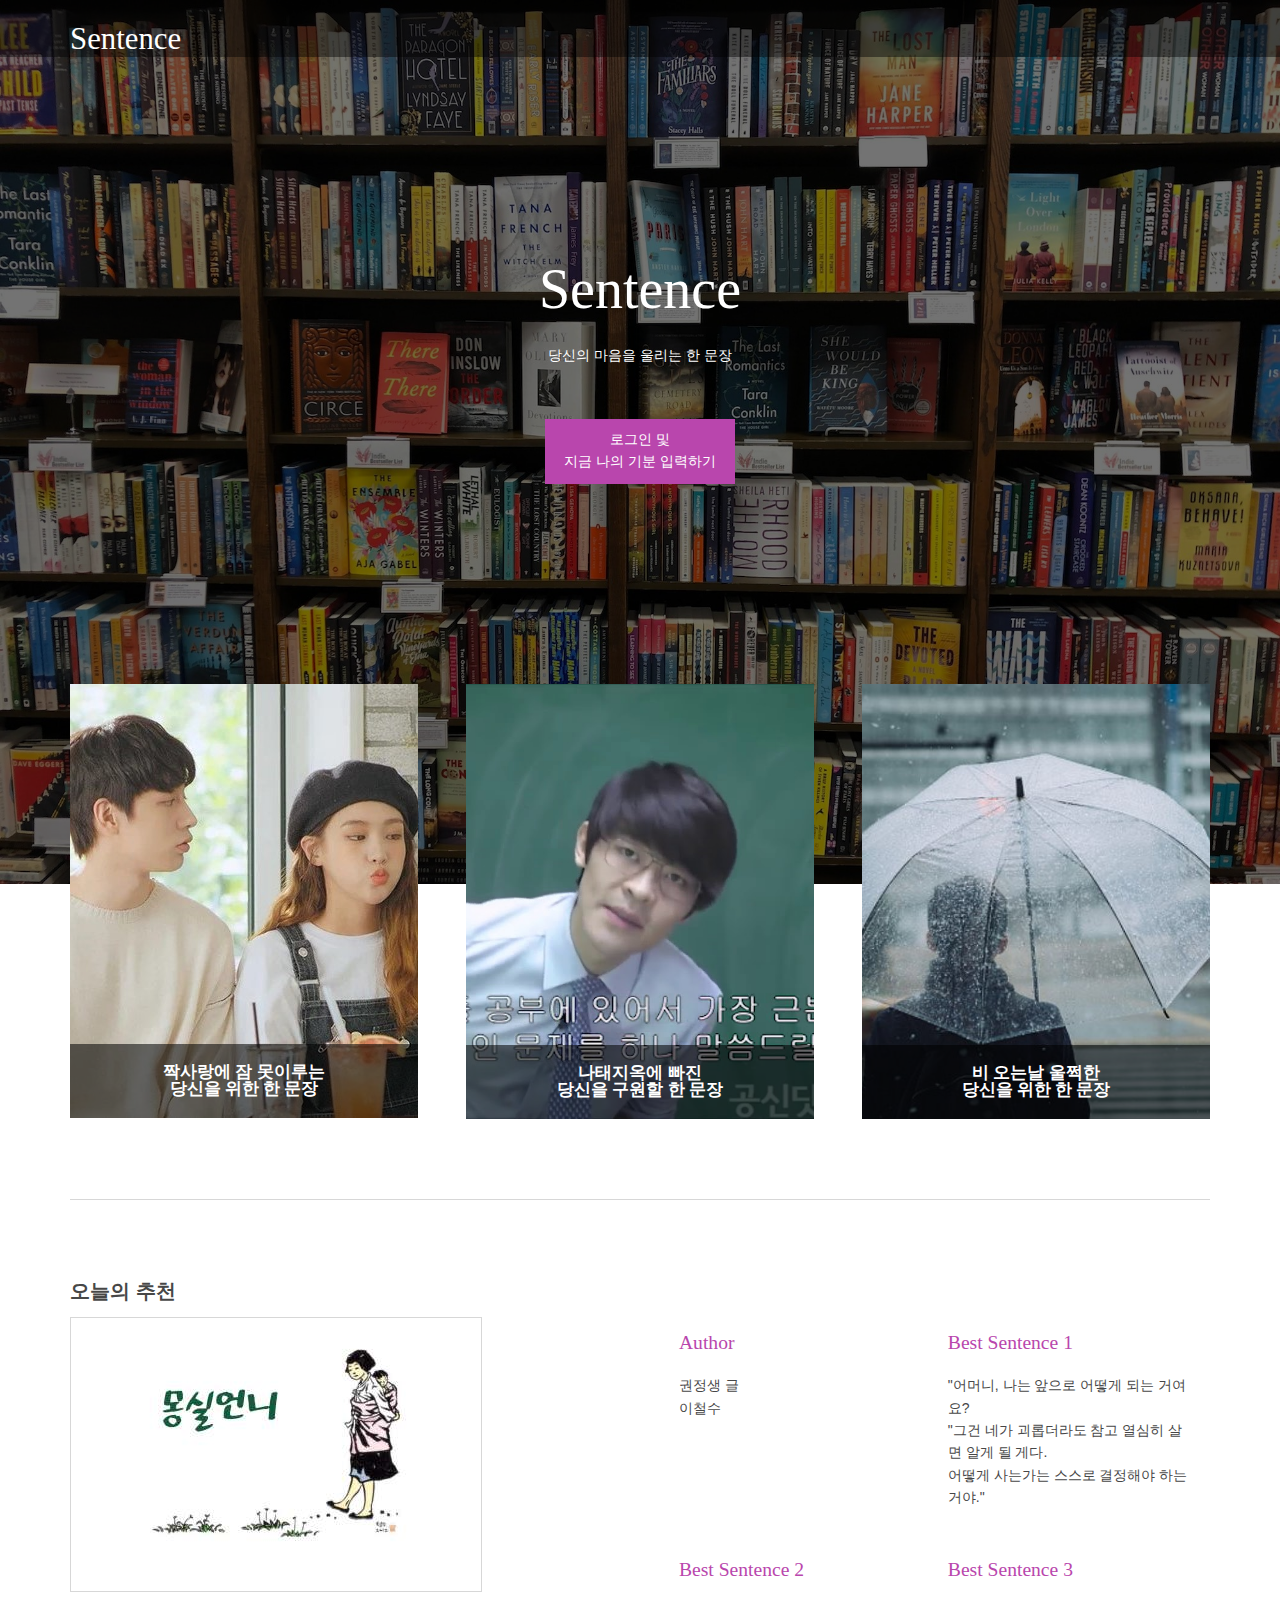
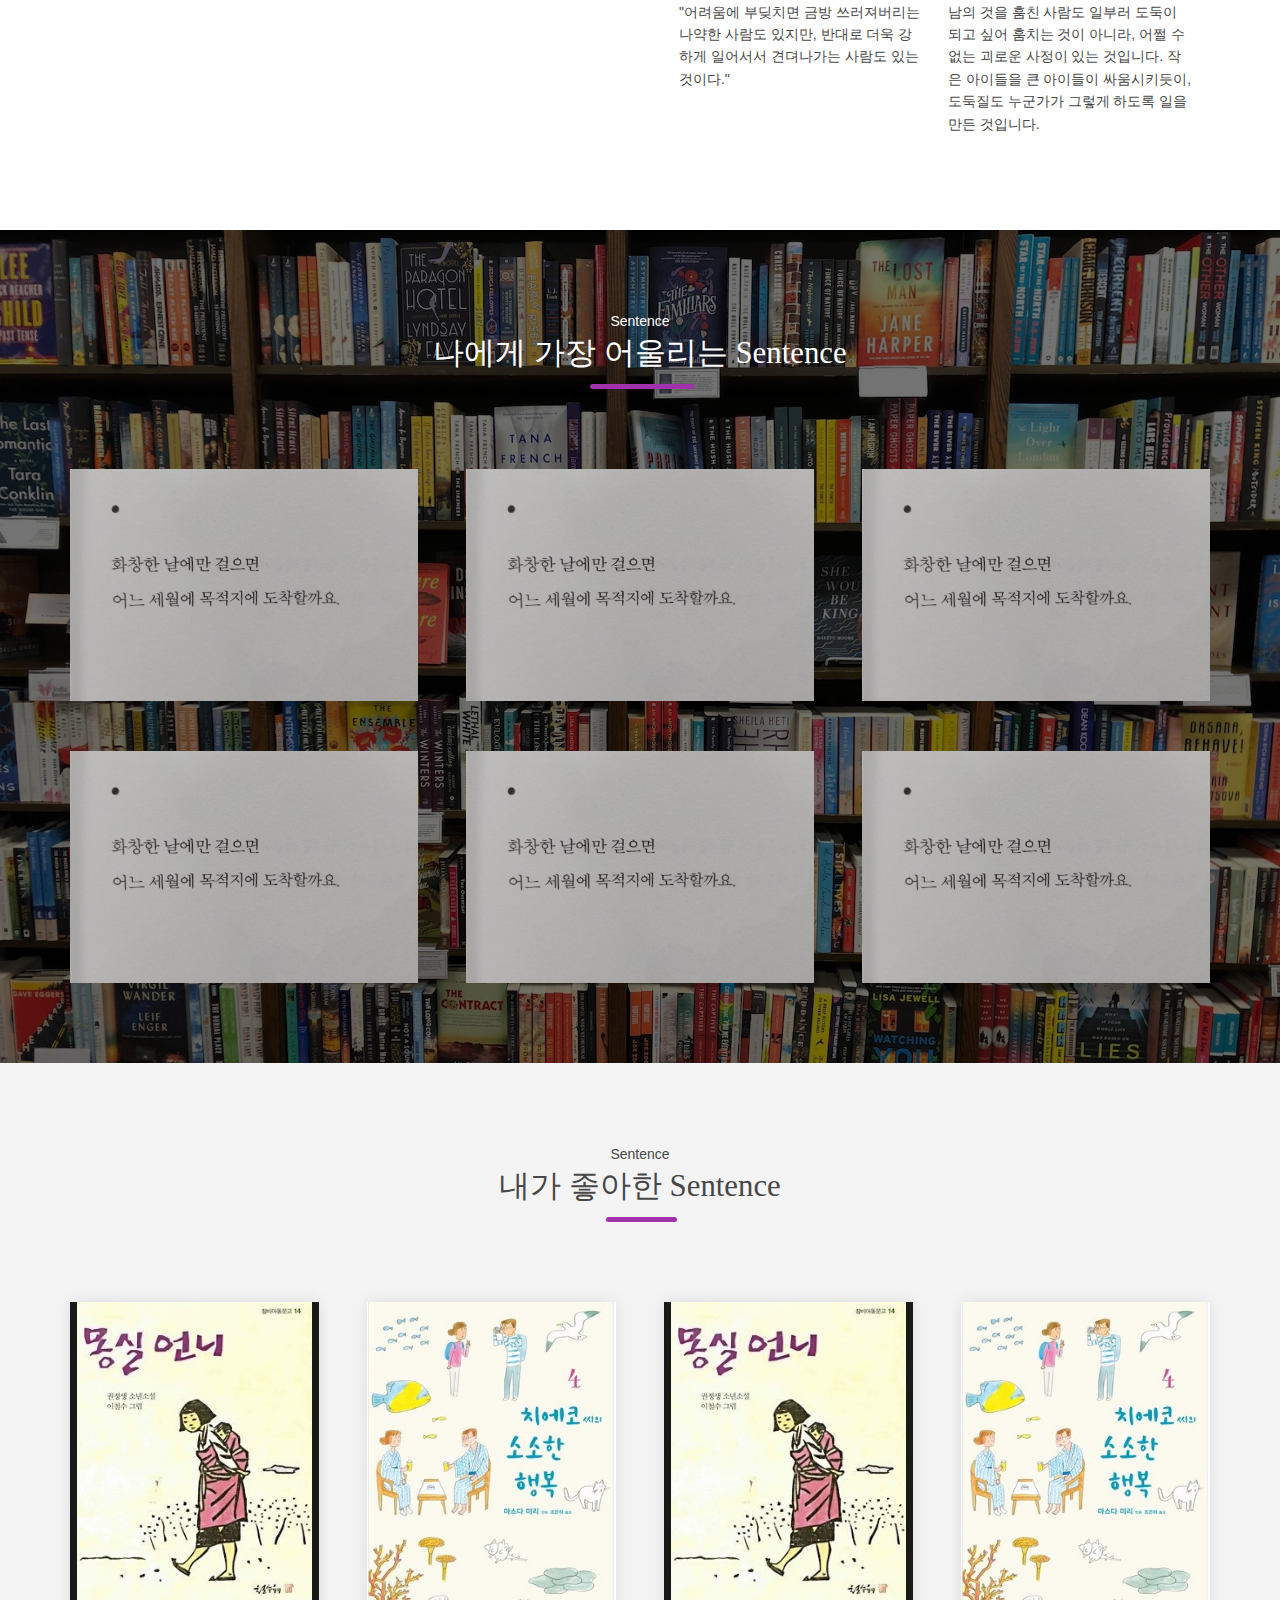
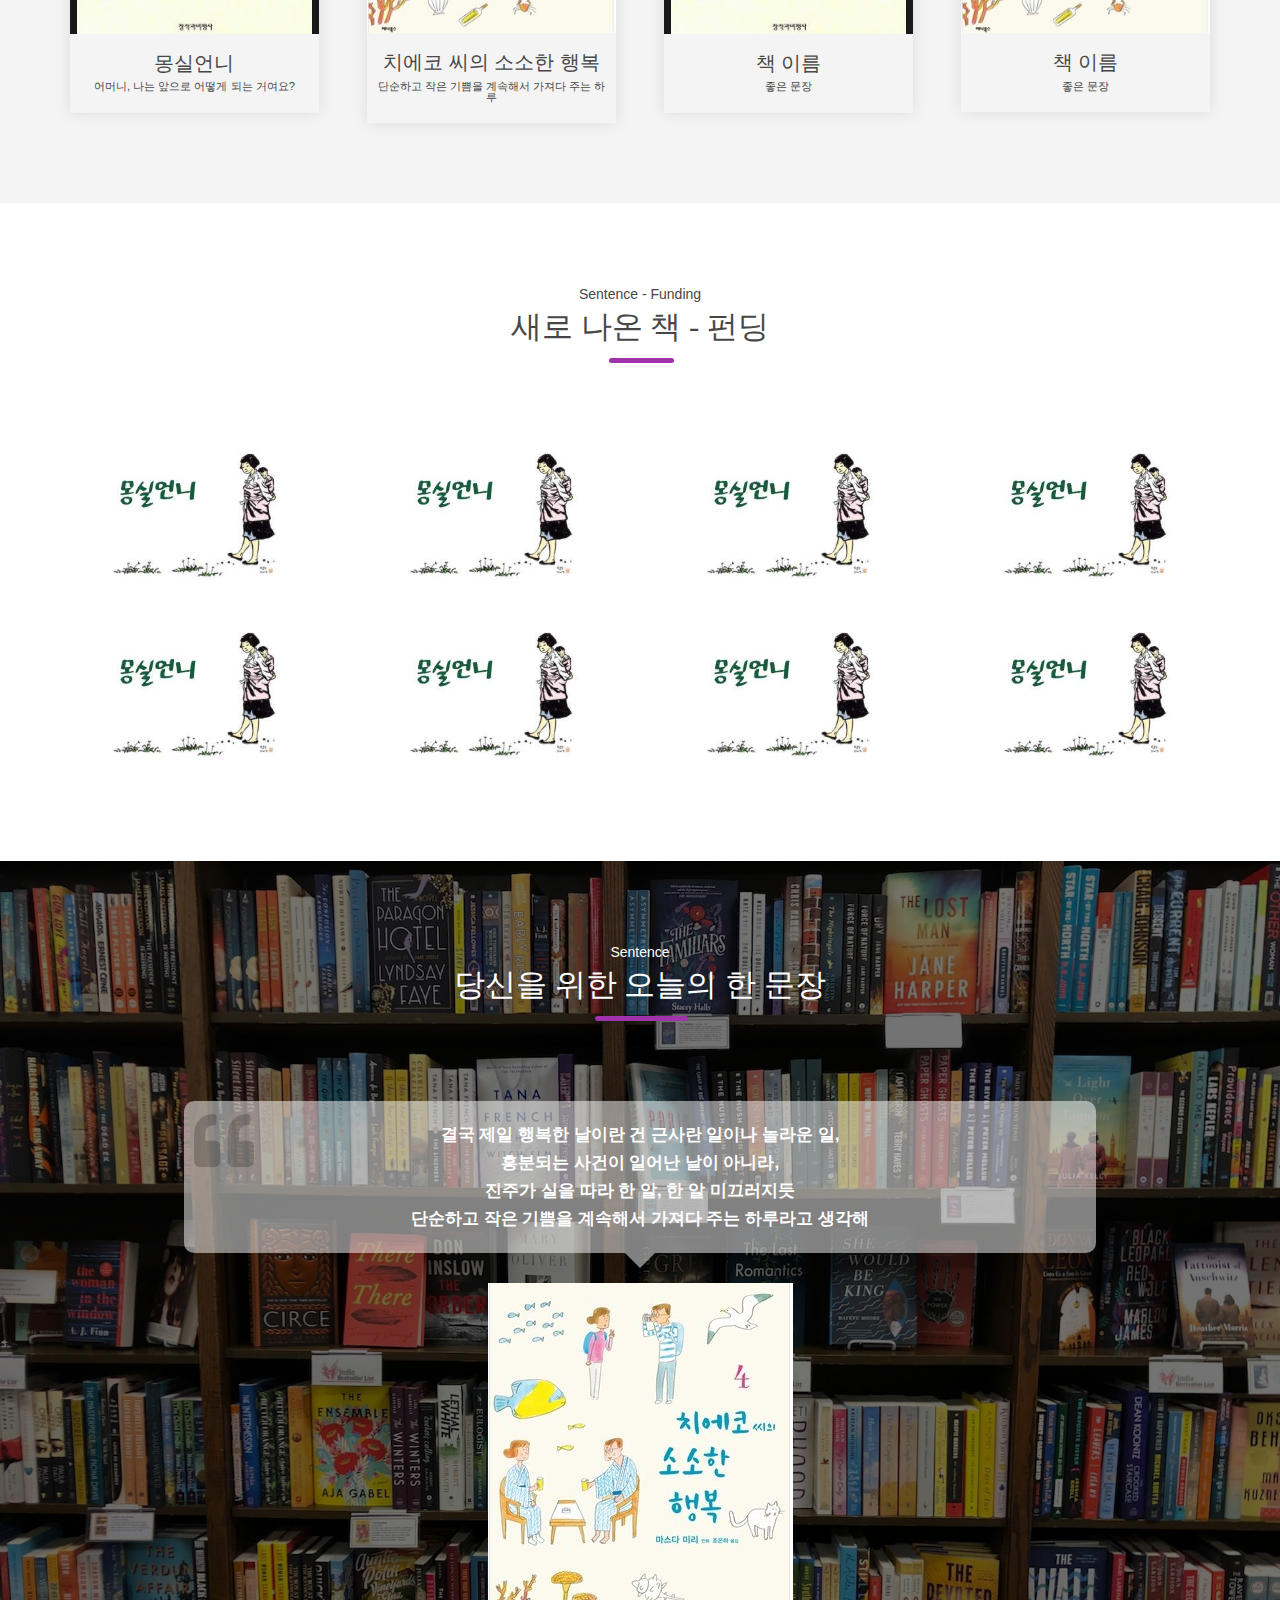
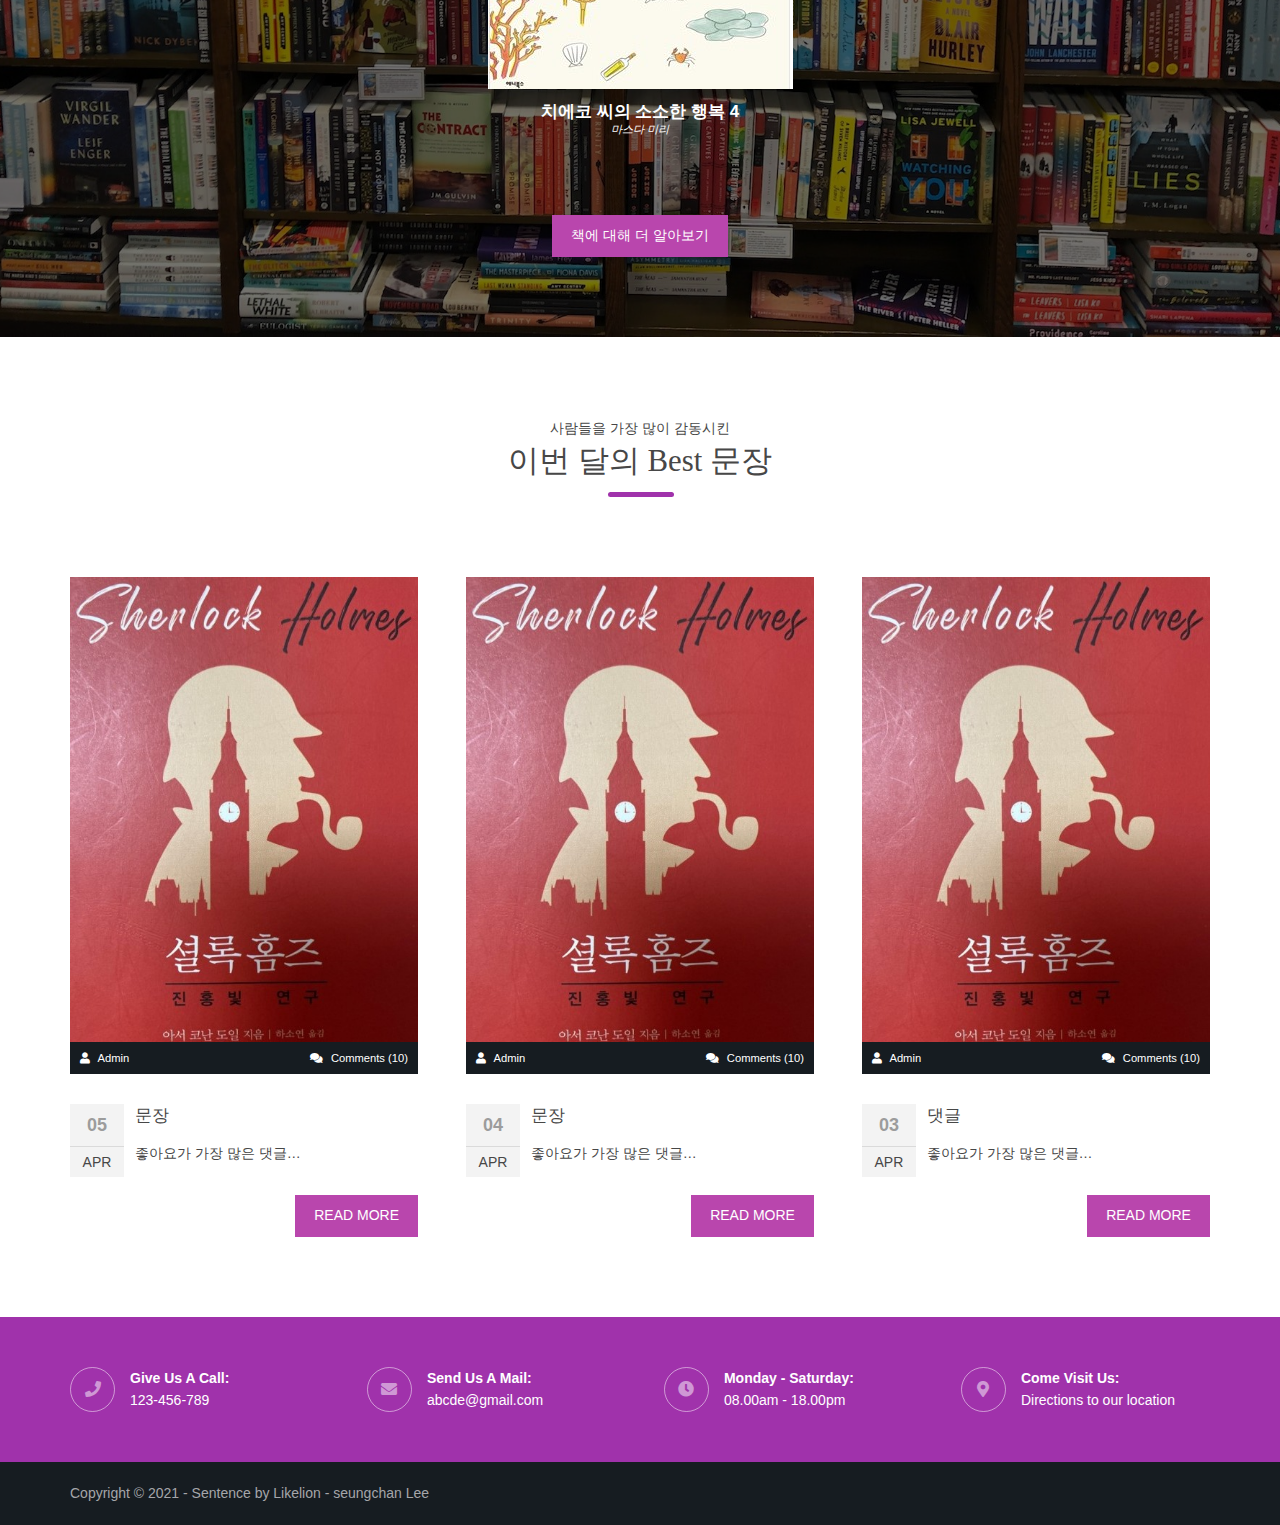
<file: index.html>
<!DOCTYPE html>
<html lang="">
<head>
<title>Sentence</title>
<meta charset="utf-8">
<meta name="viewport" content="width=device-width, initial-scale=1.0, maximum-scale=1.0, user-scalable=no">
<link href="layout/styles/layout.css" rel="stylesheet" type="text/css" media="all">
</head>
<body id="top">
<div class="bgded" style="background-image:url('images/demo/backgrounds/bookstore-shelves.jpg');"> 
  <div class="wrapper row1">
    <header id="header" class="hoc clear">
      <div id="logo" class="fl_left"> 
        <h1><a href="index.html">Sentence</a></h1>
      </div>
      </nav>
    </header>
  </div>
  <div class="overlay">
    <div id="pageintro" class="hoc clear"> 
      <article>
        <h3 class="heading">Sentence</h3>
        <p>당신의 마음을 울리는 한 문장</p>
        <footer><a class="btn" href="log.html">로그인 및<br>지금 나의 기분 입력하기</a></footer>
      </article>
    </div>
  </div>
</div>
<div class="wrapper row3">
  <main class="hoc container clear"> 
    <section id="introblocks">
      <ul class="nospace group btmspace-80">
        <li class="one_third first">
          <figure><a class="imgover" href="#"><img src="images/demo/backgrounds/onelove.jpg" alt=""></a>
            <figcaption>
              <h6 class="heading">짝사랑에 잠 못이루는<br>당신을 위한 한 문장</h6>
              <div>
                <p>오늘은 한번 용기내어 봐요</p>
                <p>짝사랑만큼<br>달콤한 것도 없어요</p>
                <p>지금까지 고생했어요</p>
              </div>
            </figcaption>
          </figure>
        </li>
        <li class="one_third">
          <figure><a class="imgover" href="#"><img src="images/demo/backgrounds/fuck.jpg" alt=""></a>
            <figcaption>
              <h6 class="heading">나태지옥에 빠진<br>당신을 구원할 한 문장</h6>
              <div>
                <p>시작이 반이다</p>
                <p>지금까지 잘 해왔어요<br>조금만 더</p>
                <p>해 뜨기 직전이 가장 어둡다</p>  
              </div>
            </figcaption>
          </figure>
        </li>
        <li class="one_third">
          <figure><a class="imgover" href="#"><img src="images/demo/backgrounds/rain.jpg" alt=""></a>
            <figcaption>
              <h6 class="heading">비 오는날 울쩍한<br>당신을 위한 한 문장</h6>
              <div>
                <p>비가 내리는 날에는<br>나를 생각해줘요</p>
                <p>비가 내리는 날에는<br>조금 아파해줘요</p>
                <p>추억이 담긴 내 눈물이<br>그대 어깰 적시도록</p>
              </div>
            </figcaption>
          </figure>
        </li>
      </ul>
    </section>
    <hr class="btmspace-80">
    <div class="today">오늘의 추천</div>
    <section class="group">
      <div class="one_half first"><img class="inspace-15 borderedbox" src="images/demo/backgrounds/mong.jpeg" alt=""></div>
      <div class="one_half">
        <ul class="nospace group inspace-15">
          <li class="one_half first btmspace-50">
            <article>
              <h6 class="heading"><a href="#">Author</a></h6>
              <p class="nospace">권정생 글<br>이철수</p>
            </article>
          </li>
          <li class="one_half btmspace-50">
            <article>
              <h6 class="heading"><a href="#">Best Sentence 1</a></h6>
              <p class="nospace">"어머니, 나는 앞으로 어떻게 되는 거여요?<br>"그건 네가 괴롭더라도 참고 열심히 살면 알게 될 게다.<br>어떻게 사는가는 스스로 결정해야 하는 거야."</p>
            </article>
          </li>
          <li class="one_half first">
            <article>
              <h6 class="heading"><a href="#">Best Sentence 2</a></h6>
              <p class="nospace">"어려움에 부딪치면 금방 쓰러져버리는 나약한 사람도 있지만, 반대로 더욱 강하게 일어서서 견뎌나가는 사람도 있는 것이다."</p>
            </article>
          </li>
          <li class="one_half">
            <article>
              <h6 class="heading"><a href="#">Best Sentence 3</a></h6>
              <p class="nospace">남의 것을 훔친 사람도 일부러 도둑이 되고 싶어 훔치는 것이 아니라, 어쩔 수 없는 괴로운 사정이 있는 것입니다. 작은 아이들을 큰 아이들이 싸움시키듯이, 도둑질도 누군가가 그렇게 하도록 일을 만든 것입니다.</p>
            </article>
          </li>
        </ul>
      </div>
    </section>
    <div class="clear"></div>
  </main>
</div>
<div class="bgded overlay" style="background-image:url('images/demo/backgrounds/bookstore-shelves.jpg');">
  <figure class="hoc container clear imgroup"> 
    <figcaption class="sectiontitle">
      <p class="nospace font-xs">Sentence</p>
      <p class="heading underline font-x2">나에게 가장 어울리는 Sentence</p>
    </figcaption>
    <ul class="nospace group">
      <li class="one_third"><a class="imgover"><img src="images/demo/backgrounds/ha.jpeg" alt=""></a></li>
      <li class="one_third"><a class="imgover"><img src="images/demo/backgrounds/ha.jpeg" alt=""></a></li>
      <li class="one_third"><a class="imgover"><img src="images/demo/backgrounds/ha.jpeg" alt=""></a></li>
      <li class="one_third"><a class="imgover"><img src="images/demo/backgrounds/ha.jpeg" alt=""></a></li>
      <li class="one_third"><a class="imgover"><img src="images/demo/backgrounds/ha.jpeg" alt=""></a></li>
      <li class="one_third"><a class="imgover"><img src="images/demo/backgrounds/ha.jpeg" alt=""></a></li>
    </ul>
  </figure>
  </section>
</div>
<div class="wrapper row2">
  <div class="hoc container clear"> 
    <div class="sectiontitle">
      <p class="nospace font-xs">Sentence</p>
      <p class="heading underline font-x2">내가 좋아한 Sentence</p>
    </div>
    <ul class="nospace group team">
      <li class="one_quarter first">
        <figure><a class="imgover" href="#"><img src="images/demo/backgrounds/mongmong.jpeg" alt=""></a>
          <figcaption><strong>몽실언니</strong> <em>어머니, 나는 앞으로 어떻게 되는 거여요?</em></figcaption>
        </figure>
      </li>
      <li class="one_quarter">
        <figure><a class="imgover" href="#"><img src="images/demo/backgrounds/chi.jpeg" alt=""></a>
          <figcaption><strong>치에코 씨의 소소한 행복</strong> <em>단순하고 작은 기쁨을 계속해서 가져다 주는 하루</em></figcaption>
        </figure>
      </li>
      <li class="one_quarter">
        <figure><a class="imgover" href="#"><img src="images/demo/backgrounds/mongmong.jpeg" alt=""></a>
          <figcaption><strong>책 이름</strong> <em>좋은 문장</em></figcaption>
        </figure>
      </li>
      <li class="one_quarter">
        <figure><a class="imgover" href="#"><img src="images/demo/backgrounds/chi.jpeg" alt=""></a>
          <figcaption><strong>책 이름</strong> <em>좋은 문장</em></figcaption>
        </figure>
      </li>
    </ul>
  </div>
</div>
<div class="wrapper row3">
  <figure class="hoc container clear clients">
    <figcaption class="sectiontitle">
      <p class="nospace font-xs">Sentence - Funding</p>
      <p class="heading underline font-x2">새로 나온 책 - 펀딩</p>
    </figcaption>
    <ul class="nospace group">
      <li class="one_quarter first"><a class="imgover"><img src="images/demo/backgrounds/mong.jpeg" alt=""></a></li>
      <li class="one_quarter"><a class="imgover"><img src="images/demo/backgrounds/mong.jpeg" alt=""></a></li>
      <li class="one_quarter"><a class="imgover"><img src="images/demo/backgrounds/mong.jpeg" alt=""></a></li>
      <li class="one_quarter"><a class="imgover"><img src="images/demo/backgrounds/mong.jpeg" alt=""></a></li>
      <li class="one_quarter first"><a class="imgover"><img src="images/demo/backgrounds/mong.jpeg" alt=""></a></li>
      <li class="one_quarter"><a class="imgover"><img src="images/demo/backgrounds/mong.jpeg" alt=""></a></li>
      <li class="one_quarter"><a class="imgover"><img src="images/demo/backgrounds/mong.jpeg" alt=""></a></li>
      <li class="one_quarter"><a class="imgover"><img src="images/demo/backgrounds/mong.jpeg" alt=""></a></li>
    </ul>
  </figure>
</div>
<div class="wrapper bgded overlay" style="background-image:url('images/demo/backgrounds/bookstore-shelves.jpg');">
  <section id="testimonials" class="hoc container clear"> 
    <div class="sectiontitle">
      <p class="nospace font-xs">Sentence</p>
      <p class="heading underline font-x2">당신을 위한 오늘의 한 문장</p>
    </div>
    <article class="btmspace-80">
      <blockquote class="today">결국 제일 행복한 날이란 건 근사란 일이나 놀라운 일,<br>흥분되는 사건이 일어난 날이 아니라,<br>진주가 실을 따라 한 알, 한 알 미끄러지듯<br>단순하고 작은 기쁨을 계속해서 가져다 주는 하루라고 생각해</blockquote>
      <figure class="clear"><img src="images/demo/backgrounds/chi.jpeg" alt="">
        <figcaption>
          <h6 class="heading subtoday">치에코 씨의 소소한 행복 4</h6>
          <em>마스다 미리</em></figcaption>
      </figure>
    </article>
    <footer class="center"><a class="btn" href="http://www.kyobobook.co.kr/product/detailViewKor.laf?barcode=9788959198450" target="_blank">책에 대해 더 알아보기</a></footer>
    
  </section>
</div>

<div class="wrapper row3">
  <section class="hoc container clear">
    <div class="sectiontitle">
      <p class="nospace font-xs">사람들을 가장 많이 감동시킨</p>
      <p class="heading underline font-x2">이번 달의 Best 문장</p>
    </div>
    <ul id="latest" class="nospace group">
      <li class="one_third first">
        <article><a class="imgover" href="#"><img src="images/demo/backgrounds/sher.jpeg" alt=""></a>
          <ul class="nospace meta clear">
            <li><i class="fas fa-user"></i> <a href="#">Admin</a></li>
            <li><i class="fas fa-comments"></i> <a href="#">Comments (10)</a></li>
          </ul>
          <div class="excerpt clear">
            <h6 class="heading">문장</h6>
            <time datetime="2045-04-05T08:15+00:00"><strong>05</strong> <em>Apr</em></time>
            <p>좋아요가 가장 많은 댓글&hellip;</p>
          </div>
          <footer><a class="btn" href="https://book.naver.com/bookdb/review.nhn?bid=17716971" target="_blank">Read More</a></footer>
        </article>
      </li>
      <li class="one_third">
        <article><a class="imgover" href="#"><img src="images/demo/backgrounds/sher.jpeg" alt=""></a>
          <ul class="nospace meta clear">
            <li><i class="fas fa-user"></i> <a href="#">Admin</a></li>
            <li><i class="fas fa-comments"></i> <a href="#">Comments (10)</a></li>
          </ul>
          <div class="excerpt clear">
            <h6 class="heading">문장</h6>
            <time datetime="2045-04-04T08:15+00:00"><strong>04</strong> <em>Apr</em></time>
            <p>좋아요가 가장 많은 댓글&hellip;</p>
          </div>
          <footer><a class="btn" href="https://book.naver.com/bookdb/review.nhn?bid=17716971" target="_blank">Read More</a></footer>
        </article>
      </li>
      <li class="one_third">
        <article><a class="imgover" href="#"><img src="images/demo/backgrounds/sher.jpeg" alt=""></a>
          <ul class="nospace meta clear">
            <li><i class="fas fa-user"></i> <a href="#">Admin</a></li>
            <li><i class="fas fa-comments"></i> <a href="#">Comments (10)</a></li>
          </ul>
          <div class="excerpt clear">
            <h6 class="heading">댓글</h6>
            <time datetime="2045-04-03T08:15+00:00"><strong>03</strong> <em>Apr</em></time>
            <p>좋아요가 가장 많은 댓글&hellip;</p>
          </div>
          <footer><a class="btn" href="https://book.naver.com/bookdb/review.nhn?bid=17716971" target="_blank">Read More</a></footer>
        </article>
      </li>
    </ul>
  </section>
</div>
<div class="wrapper coloured">
  <section id="ctdetails" class="hoc clear"> 
    <ul class="nospace clear">
      <li class="one_quarter first">
        <div class="block clear"><a href="#"><i class="fas fa-phone"></i></a> <span><strong>Give us a call:</strong> 123-456-789</span></div>
      </li>
      <li class="one_quarter">
        <div class="block clear"><a href="#"><i class="fas fa-envelope"></i></a> <span><strong>Send us a mail:</strong> abcde@gmail.com</span></div>
      </li>
      <li class="one_quarter">
        <div class="block clear"><a href="#"><i class="fas fa-clock"></i></a> <span><strong> Monday - Saturday:</strong> 08.00am - 18.00pm</span></div>
      </li>
      <li class="one_quarter">
        <div class="block clear"><a href="#"><i class="fas fa-map-marker-alt"></i></a> <span><strong>Come visit us:</strong> Directions to <a href="#">our location</a></span></div>
      </li>
    </ul>
  </section>
</div>

<div class="wrapper row5">
  <div id="copyright" class="hoc clear"> 
    <p class="fl_left">Copyright &copy; 2021 - Sentence by Likelion - <a href="#">seungchan Lee</a></p>
  </div>
</div>
<a id="backtotop" href="#top"><i class="fas fa-chevron-up"></i></a>
</body>
</html>
</file>
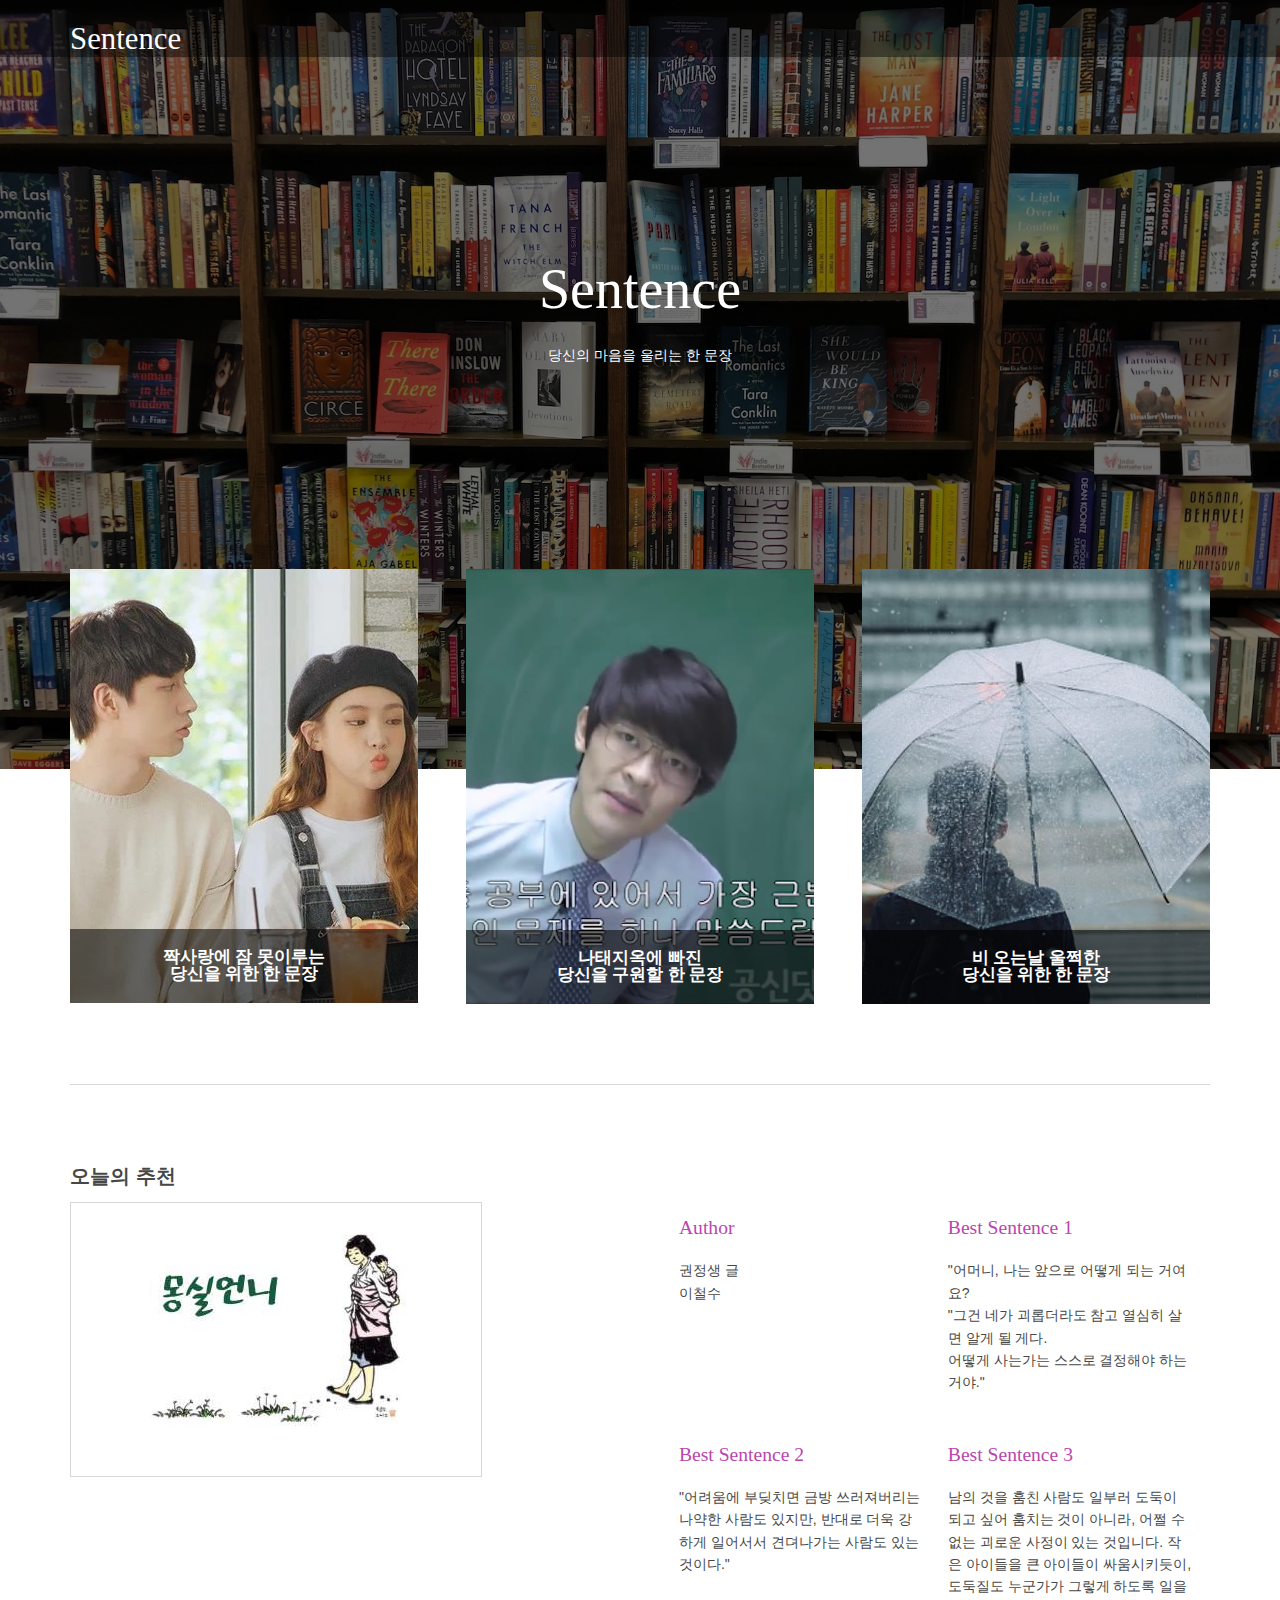
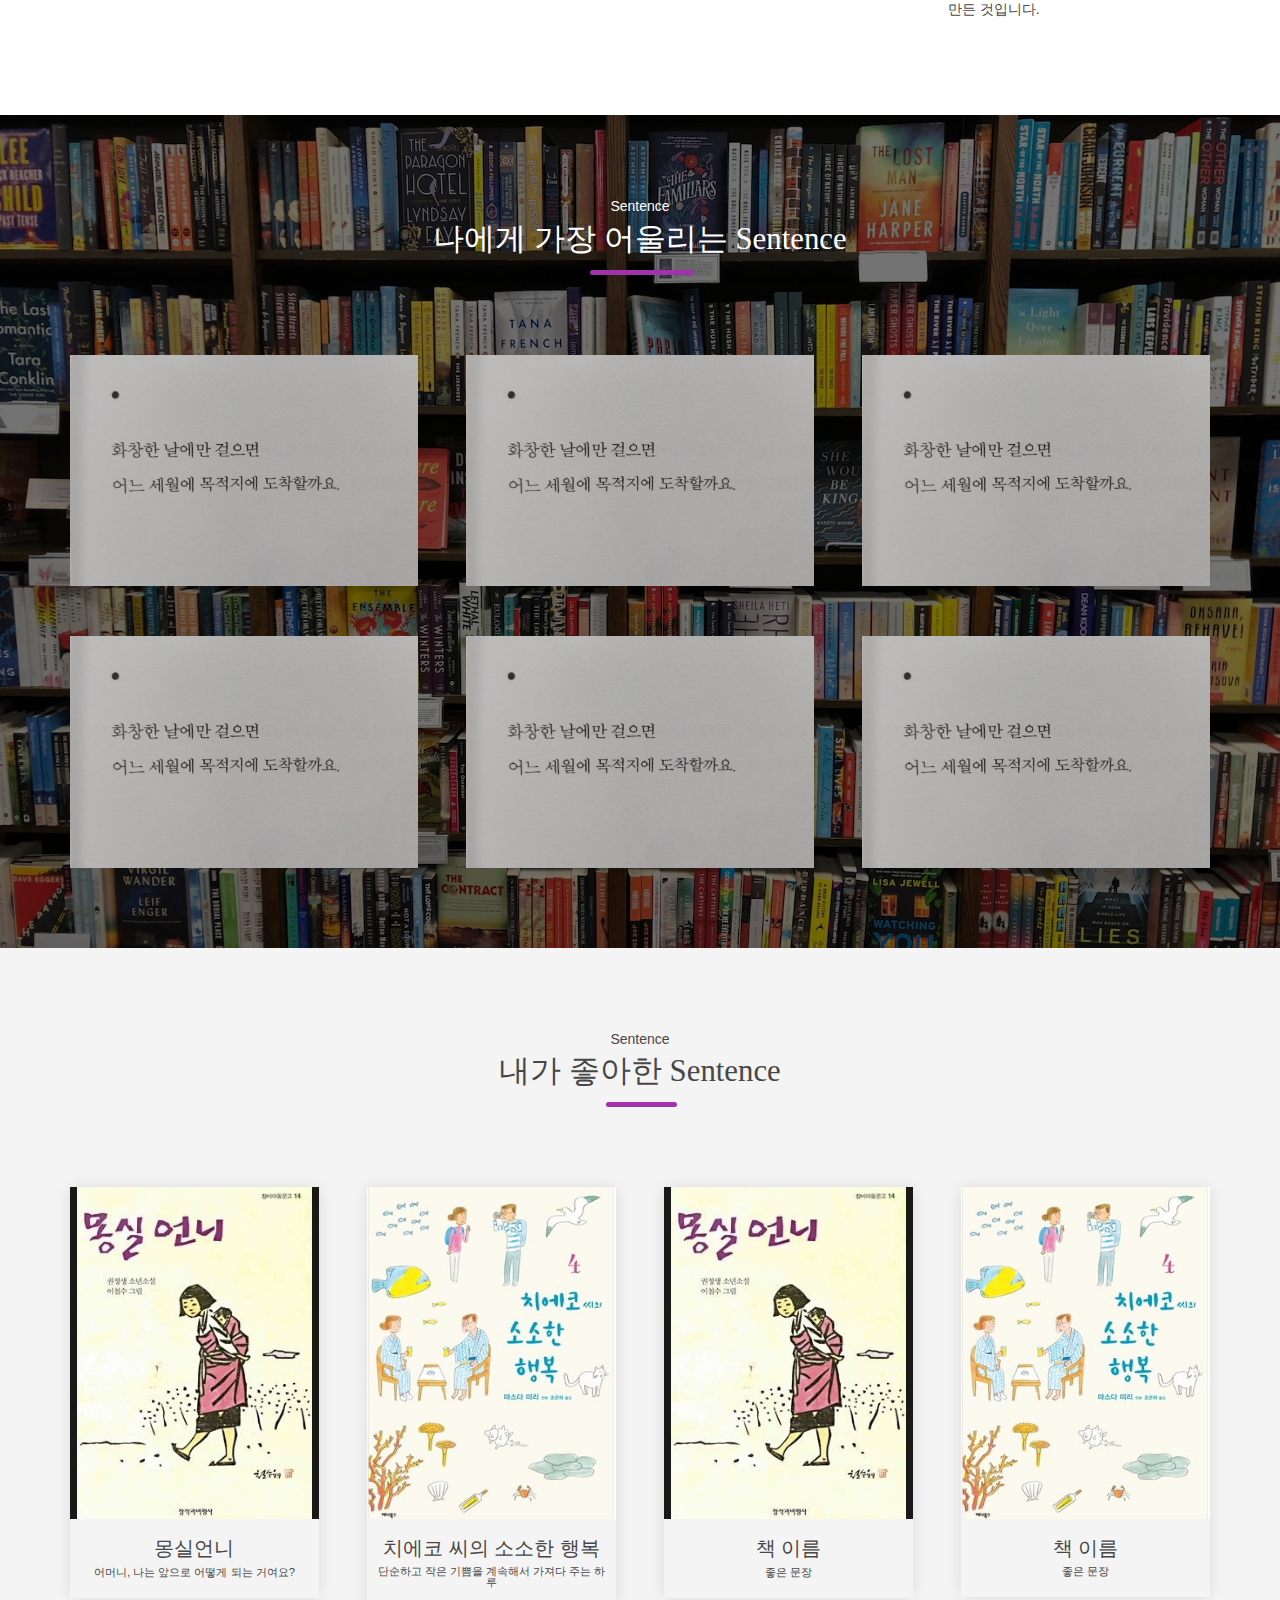
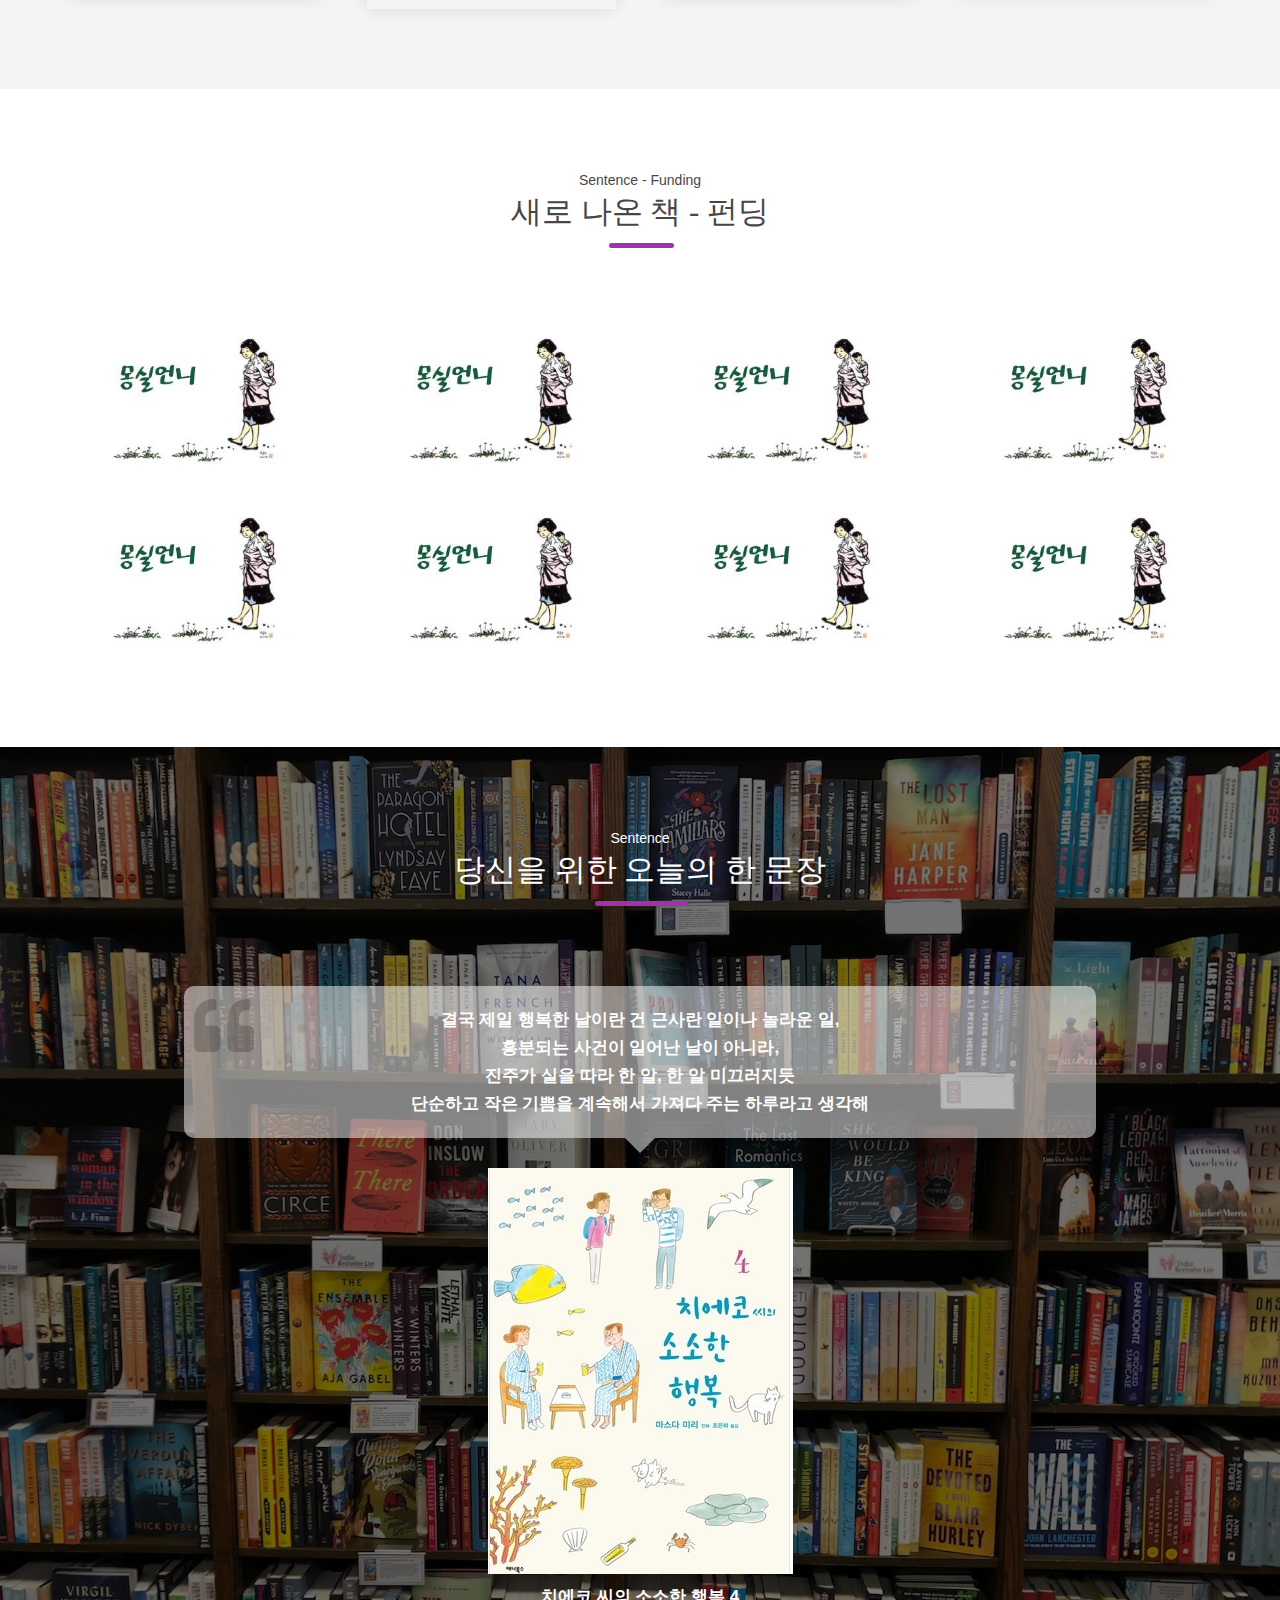
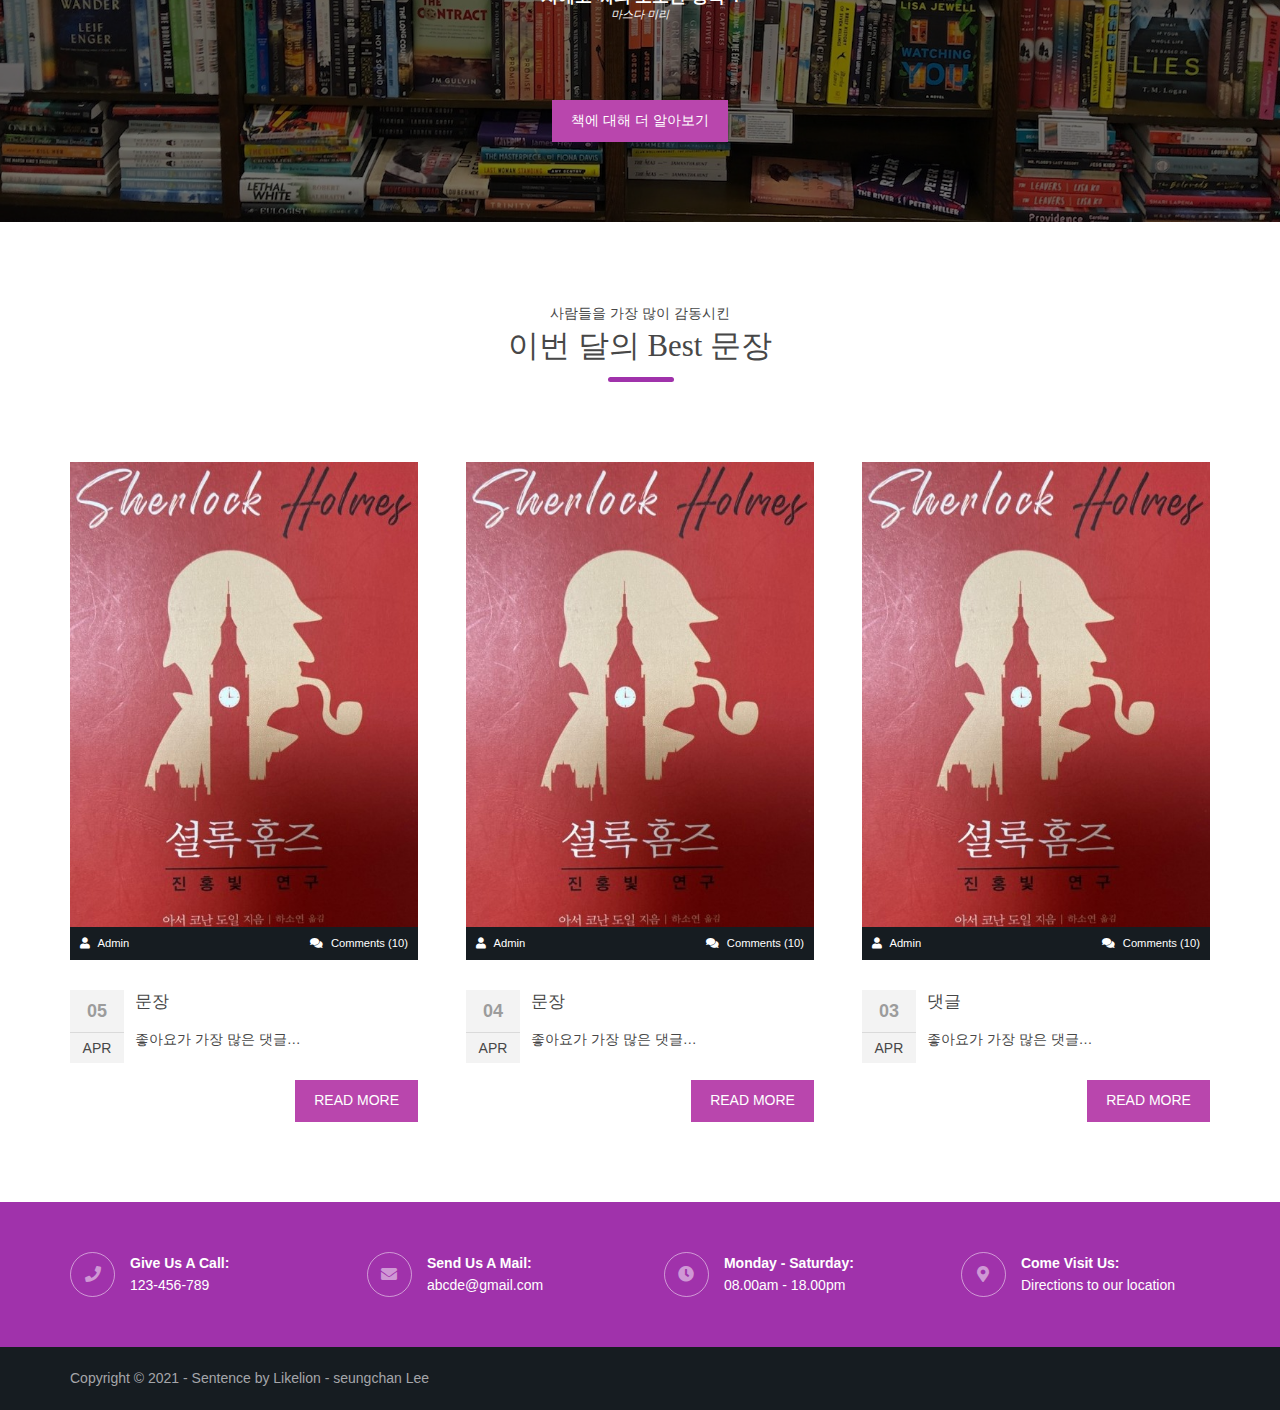
<file: index1.html>
<!DOCTYPE html>
<html lang="">
<head>
<title>Sentence</title>
<meta charset="utf-8">
<meta name="viewport" content="width=device-width, initial-scale=1.0, maximum-scale=1.0, user-scalable=no">
<link href="layout/styles/layout.css" rel="stylesheet" type="text/css" media="all">
</head>
<body id="top">
<div class="bgded" style="background-image:url('images/demo/backgrounds/bookstore-shelves.jpg');"> 
  <div class="wrapper row1">
    <header id="header" class="hoc clear">
      <div id="logo" class="fl_left"> 
        <h1><a href="index.html">Sentence</a></h1>
      </div>
      </nav>
    </header>
  </div>
  <div class="overlay">
    <div id="pageintro" class="hoc clear"> 
      <article>
        <h3 class="heading">Sentence</h3>
        <p>당신의 마음을 울리는 한 문장</p>
      </article>
    </div>
  </div>
</div>
<div class="wrapper row3">
  <main class="hoc container clear"> 
    <section id="introblocks">
      <ul class="nospace group btmspace-80">
        <li class="one_third first">
          <figure><a class="imgover" href="#"><img src="images/demo/backgrounds/onelove.jpg" alt=""></a>
            <figcaption>
              <h6 class="heading">짝사랑에 잠 못이루는<br>당신을 위한 한 문장</h6>
              <div>
                <p>오늘은 한번 용기내어 봐요</p>
                <p>짝사랑만큼<br>달콤한 것도 없어요</p>
                <p>지금까지 고생했어요</p>
              </div>
            </figcaption>
          </figure>
        </li>
        <li class="one_third">
          <figure><a class="imgover" href="#"><img src="images/demo/backgrounds/fuck.jpg" alt=""></a>
            <figcaption>
              <h6 class="heading">나태지옥에 빠진<br>당신을 구원할 한 문장</h6>
              <div>
                <p>시작이 반이다</p>
                <p>지금까지 잘 해왔어요<br>조금만 더</p>
                <p>해 뜨기 직전이 가장 어둡다</p>  
              </div>
            </figcaption>
          </figure>
        </li>
        <li class="one_third">
          <figure><a class="imgover" href="#"><img src="images/demo/backgrounds/rain.jpg" alt=""></a>
            <figcaption>
              <h6 class="heading">비 오는날 울쩍한<br>당신을 위한 한 문장</h6>
              <div>
                <p>비가 내리는 날에는<br>나를 생각해줘요</p>
                <p>비가 내리는 날에는<br>조금 아파해줘요</p>
                <p>추억이 담긴 내 눈물이<br>그대 어깰 적시도록</p>
              </div>
            </figcaption>
          </figure>
        </li>
      </ul>
    </section>
    <hr class="btmspace-80">
    <div class="today">오늘의 추천</div>
    <section class="group">
      <div class="one_half first"><img class="inspace-15 borderedbox" src="images/demo/backgrounds/mong.jpeg" alt=""></div>
      <div class="one_half">
        <ul class="nospace group inspace-15">
          <li class="one_half first btmspace-50">
            <article>
              <h6 class="heading"><a href="#">Author</a></h6>
              <p class="nospace">권정생 글<br>이철수</p>
            </article>
          </li>
          <li class="one_half btmspace-50">
            <article>
              <h6 class="heading"><a href="#">Best Sentence 1</a></h6>
              <p class="nospace">"어머니, 나는 앞으로 어떻게 되는 거여요?<br>"그건 네가 괴롭더라도 참고 열심히 살면 알게 될 게다.<br>어떻게 사는가는 스스로 결정해야 하는 거야."</p>
            </article>
          </li>
          <li class="one_half first">
            <article>
              <h6 class="heading"><a href="#">Best Sentence 2</a></h6>
              <p class="nospace">"어려움에 부딪치면 금방 쓰러져버리는 나약한 사람도 있지만, 반대로 더욱 강하게 일어서서 견뎌나가는 사람도 있는 것이다."</p>
            </article>
          </li>
          <li class="one_half">
            <article>
              <h6 class="heading"><a href="#">Best Sentence 3</a></h6>
              <p class="nospace">남의 것을 훔친 사람도 일부러 도둑이 되고 싶어 훔치는 것이 아니라, 어쩔 수 없는 괴로운 사정이 있는 것입니다. 작은 아이들을 큰 아이들이 싸움시키듯이, 도둑질도 누군가가 그렇게 하도록 일을 만든 것입니다.</p>
            </article>
          </li>
        </ul>
      </div>
    </section>
    <div class="clear"></div>
  </main>
</div>
<div class="bgded overlay" style="background-image:url('images/demo/backgrounds/bookstore-shelves.jpg');">
  <figure class="hoc container clear imgroup"> 
    <figcaption class="sectiontitle">
      <p class="nospace font-xs">Sentence</p>
      <p class="heading underline font-x2">나에게 가장 어울리는 Sentence</p>
    </figcaption>
    <ul class="nospace group">
      <li class="one_third"><a class="imgover"><img src="images/demo/backgrounds/ha.jpeg" alt=""></a></li>
      <li class="one_third"><a class="imgover"><img src="images/demo/backgrounds/ha.jpeg" alt=""></a></li>
      <li class="one_third"><a class="imgover"><img src="images/demo/backgrounds/ha.jpeg" alt=""></a></li>
      <li class="one_third"><a class="imgover"><img src="images/demo/backgrounds/ha.jpeg" alt=""></a></li>
      <li class="one_third"><a class="imgover"><img src="images/demo/backgrounds/ha.jpeg" alt=""></a></li>
      <li class="one_third"><a class="imgover"><img src="images/demo/backgrounds/ha.jpeg" alt=""></a></li>
    </ul>
  </figure>
  </section>
</div>
<div class="wrapper row2">
  <div class="hoc container clear"> 
    <div class="sectiontitle">
      <p class="nospace font-xs">Sentence</p>
      <p class="heading underline font-x2">내가 좋아한 Sentence</p>
    </div>
    <ul class="nospace group team">
      <li class="one_quarter first">
        <figure><a class="imgover" href="#"><img src="images/demo/backgrounds/mongmong.jpeg" alt=""></a>
          <figcaption><strong>몽실언니</strong> <em>어머니, 나는 앞으로 어떻게 되는 거여요?</em></figcaption>
        </figure>
      </li>
      <li class="one_quarter">
        <figure><a class="imgover" href="#"><img src="images/demo/backgrounds/chi.jpeg" alt=""></a>
          <figcaption><strong>치에코 씨의 소소한 행복</strong> <em>단순하고 작은 기쁨을 계속해서 가져다 주는 하루</em></figcaption>
        </figure>
      </li>
      <li class="one_quarter">
        <figure><a class="imgover" href="#"><img src="images/demo/backgrounds/mongmong.jpeg" alt=""></a>
          <figcaption><strong>책 이름</strong> <em>좋은 문장</em></figcaption>
        </figure>
      </li>
      <li class="one_quarter">
        <figure><a class="imgover" href="#"><img src="images/demo/backgrounds/chi.jpeg" alt=""></a>
          <figcaption><strong>책 이름</strong> <em>좋은 문장</em></figcaption>
        </figure>
      </li>
    </ul>
  </div>
</div>
<div class="wrapper row3">
  <figure class="hoc container clear clients">
    <figcaption class="sectiontitle">
      <p class="nospace font-xs">Sentence - Funding</p>
      <p class="heading underline font-x2">새로 나온 책 - 펀딩</p>
    </figcaption>
    <ul class="nospace group">
      <li class="one_quarter first"><a class="imgover"><img src="images/demo/backgrounds/mong.jpeg" alt=""></a></li>
      <li class="one_quarter"><a class="imgover"><img src="images/demo/backgrounds/mong.jpeg" alt=""></a></li>
      <li class="one_quarter"><a class="imgover"><img src="images/demo/backgrounds/mong.jpeg" alt=""></a></li>
      <li class="one_quarter"><a class="imgover"><img src="images/demo/backgrounds/mong.jpeg" alt=""></a></li>
      <li class="one_quarter first"><a class="imgover"><img src="images/demo/backgrounds/mong.jpeg" alt=""></a></li>
      <li class="one_quarter"><a class="imgover"><img src="images/demo/backgrounds/mong.jpeg" alt=""></a></li>
      <li class="one_quarter"><a class="imgover"><img src="images/demo/backgrounds/mong.jpeg" alt=""></a></li>
      <li class="one_quarter"><a class="imgover"><img src="images/demo/backgrounds/mong.jpeg" alt=""></a></li>
    </ul>
  </figure>
</div>
<div class="wrapper bgded overlay" style="background-image:url('images/demo/backgrounds/bookstore-shelves.jpg');">
  <section id="testimonials" class="hoc container clear"> 
    <div class="sectiontitle">
      <p class="nospace font-xs">Sentence</p>
      <p class="heading underline font-x2">당신을 위한 오늘의 한 문장</p>
    </div>
    <article class="btmspace-80">
      <blockquote class="today">결국 제일 행복한 날이란 건 근사란 일이나 놀라운 일,<br>흥분되는 사건이 일어난 날이 아니라,<br>진주가 실을 따라 한 알, 한 알 미끄러지듯<br>단순하고 작은 기쁨을 계속해서 가져다 주는 하루라고 생각해</blockquote>
      <figure class="clear"><img src="images/demo/backgrounds/chi.jpeg" alt="">
        <figcaption>
          <h6 class="heading subtoday">치에코 씨의 소소한 행복 4</h6>
          <em>마스다 미리</em></figcaption>
      </figure>
    </article>
    <footer class="center"><a class="btn" href="http://www.kyobobook.co.kr/product/detailViewKor.laf?barcode=9788959198450" target="_blank">책에 대해 더 알아보기</a></footer>
    
  </section>
</div>

<div class="wrapper row3">
  <section class="hoc container clear">
    <div class="sectiontitle">
      <p class="nospace font-xs">사람들을 가장 많이 감동시킨</p>
      <p class="heading underline font-x2">이번 달의 Best 문장</p>
    </div>
    <ul id="latest" class="nospace group">
      <li class="one_third first">
        <article><a class="imgover" href="#"><img src="images/demo/backgrounds/sher.jpeg" alt=""></a>
          <ul class="nospace meta clear">
            <li><i class="fas fa-user"></i> <a href="#">Admin</a></li>
            <li><i class="fas fa-comments"></i> <a href="#">Comments (10)</a></li>
          </ul>
          <div class="excerpt clear">
            <h6 class="heading">문장</h6>
            <time datetime="2045-04-05T08:15+00:00"><strong>05</strong> <em>Apr</em></time>
            <p>좋아요가 가장 많은 댓글&hellip;</p>
          </div>
          <footer><a class="btn" href="https://book.naver.com/bookdb/review.nhn?bid=17716971" target="_blank">Read More</a></footer>
        </article>
      </li>
      <li class="one_third">
        <article><a class="imgover" href="#"><img src="images/demo/backgrounds/sher.jpeg" alt=""></a>
          <ul class="nospace meta clear">
            <li><i class="fas fa-user"></i> <a href="#">Admin</a></li>
            <li><i class="fas fa-comments"></i> <a href="#">Comments (10)</a></li>
          </ul>
          <div class="excerpt clear">
            <h6 class="heading">문장</h6>
            <time datetime="2045-04-04T08:15+00:00"><strong>04</strong> <em>Apr</em></time>
            <p>좋아요가 가장 많은 댓글&hellip;</p>
          </div>
          <footer><a class="btn" href="https://book.naver.com/bookdb/review.nhn?bid=17716971" target="_blank">Read More</a></footer>
        </article>
      </li>
      <li class="one_third">
        <article><a class="imgover" href="#"><img src="images/demo/backgrounds/sher.jpeg" alt=""></a>
          <ul class="nospace meta clear">
            <li><i class="fas fa-user"></i> <a href="#">Admin</a></li>
            <li><i class="fas fa-comments"></i> <a href="#">Comments (10)</a></li>
          </ul>
          <div class="excerpt clear">
            <h6 class="heading">댓글</h6>
            <time datetime="2045-04-03T08:15+00:00"><strong>03</strong> <em>Apr</em></time>
            <p>좋아요가 가장 많은 댓글&hellip;</p>
          </div>
          <footer><a class="btn" href="https://book.naver.com/bookdb/review.nhn?bid=17716971" target="_blank">Read More</a></footer>
        </article>
      </li>
    </ul>
  </section>
</div>
<div class="wrapper coloured">
  <section id="ctdetails" class="hoc clear"> 
    <ul class="nospace clear">
      <li class="one_quarter first">
        <div class="block clear"><a href="#"><i class="fas fa-phone"></i></a> <span><strong>Give us a call:</strong> 123-456-789</span></div>
      </li>
      <li class="one_quarter">
        <div class="block clear"><a href="#"><i class="fas fa-envelope"></i></a> <span><strong>Send us a mail:</strong> abcde@gmail.com</span></div>
      </li>
      <li class="one_quarter">
        <div class="block clear"><a href="#"><i class="fas fa-clock"></i></a> <span><strong> Monday - Saturday:</strong> 08.00am - 18.00pm</span></div>
      </li>
      <li class="one_quarter">
        <div class="block clear"><a href="#"><i class="fas fa-map-marker-alt"></i></a> <span><strong>Come visit us:</strong> Directions to <a href="#">our location</a></span></div>
      </li>
    </ul>
  </section>
</div>

<div class="wrapper row5">
  <div id="copyright" class="hoc clear"> 
    <p class="fl_left">Copyright &copy; 2021 - Sentence by Likelion - <a href="#">seungchan Lee</a></p>
  </div>
</div>
<a id="backtotop" href="#top"><i class="fas fa-chevron-up"></i></a>
</body>
</html>
</file>
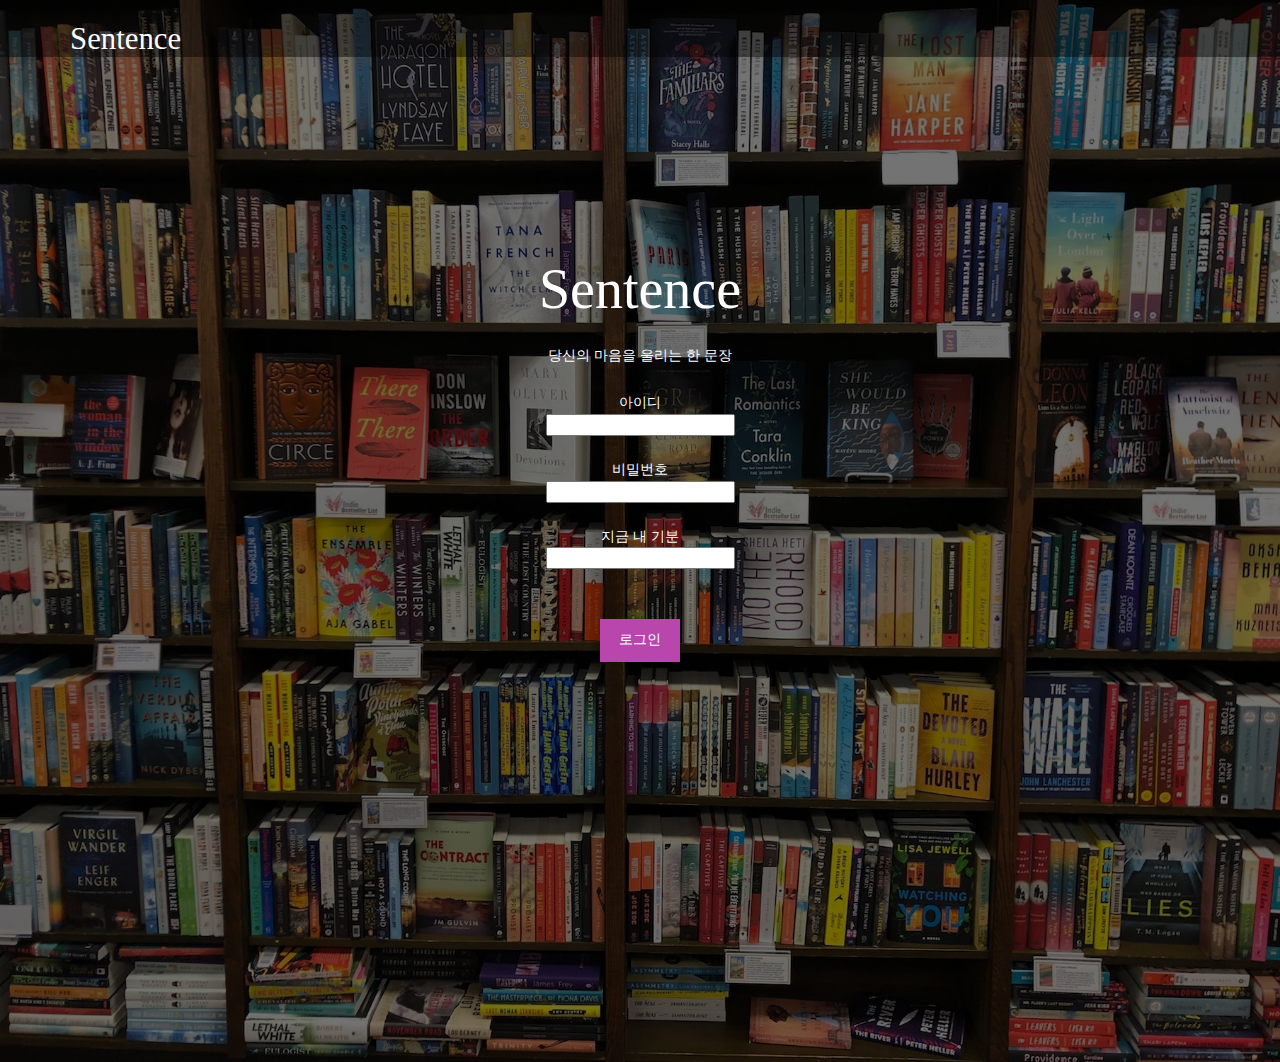
<file: log.html>
<!DOCTYPE html>
<html lang="en">
  <head>
    <meta charset="UTF-8" />
    <meta http-equiv="X-UA-Compatible" content="IE=edge" />
    <meta name="viewport" content="width=device-width, initial-scale=1.0" />
    <link href="layout/styles/layout.css" href="log.css"rel="stylesheet" type="text/css" media="all">
    <title>Sentence</title>
  </head>
  <body>
    <div class="bgded" style="background-image:url('images/demo/backgrounds/bookstore-shelves.jpg');"> 
        <div class="wrapper row1">
          <header id="header" class="hoc clear">
            <div id="logo" class="fl_left"> 
              <h1><a href="index.html">Sentence</a></h1>
            </div>
            </nav>
          </header>
        </div>
        <div class="overlay">
          <div id="pageintro" class="hoc clear"> 
            <article>
              <h3 class="heading">Sentence</h3>
              <p>당신의 마음을 울리는 한 문장</p><br>
              <div class="id">
              <div>
                  <span>아이디</span><input type="text" name="id"><br>
                  <span>비밀번호</span><input type="password" name="pwd"><br>
                  <span>지금 내 기분</span><input type="text" name="id">
                </div>
            </div>
              <footer><a class="btn" href="index1.html">로그인</a></footer>
            </article>
          </div>
        </div>
      </div>
  </body>
</html>
</file>
<file: layout/styles/layout.css>
@charset "utf-8";
/*
Template Name: Nocobot
Author: <a href="https://www.os-templates.com/">OS Templates</a>
Author URI: https://www.os-templates.com/
Copyright: OS-Templates.com
Licence: Free to use under our free template licence terms
Licence URI: https://www.os-templates.com/template-terms
File: Layout CSS
*/

@import url("fontawesome-free/css/fontawesome-all.min.css");
@import url("framework.css");

/* Rows
--------------------------------------------------------------------------------------------------------------- */
.row0,
.row0 a {
}
.row1,
.row1 a {
}
.row2,
.row2 a {
}
.row3,
.row3 a {
}
.row4,
.row4 a {
}
.row5,
.row5 a {
}

/* Top Bar
--------------------------------------------------------------------------------------------------------------- */
#topbar {
  padding: 20px 0;
  font-size: 0.8rem;
  text-transform: uppercase;
}

#topbar ul li {
  display: inline-block;
  margin-right: 15px;
}
#topbar ul li:last-child {
  margin-right: 0;
  padding-right: 0;
  border-right: none;
}
#topbar i {
  line-height: normal;
}
#topbar > div:nth-of-type(2) i {
  font-size: 1rem;
}

/* Search Form */
#topbar #searchform {
  position: relative;
  line-height: 1;
  z-index: 9999;
}
#topbar #searchform::after {
  display: block;
  height: 18px;
  line-height: 18px;
  padding: 0;
  font-family: "Font Awesome\ 5 Free";
  font-weight: 900;
  font-size: 1rem;
  content: "\f002" /* fa-search */;
}
#topbar #searchform:hover::after,
#topbar #searchform button {
  cursor: pointer;
}
#topbar #searchform > div {
  position: absolute;
  top: 18px;
  right: 0;
  width: 280px;
  visibility: hidden;
  opacity: 0 /* Required for transition effect */;
}
#topbar #searchform:hover > div {
  visibility: visible;
  opacity: 1 /* Required for transition effect */;
}
#topbar #searchform form {
  display: block;
  position: relative;
}
#topbar #searchform form * {
  border: none;
}
#topbar #searchform input {
  display: block;
  width: 100%;
  height: 36px;
  padding: 8px 40px 8px 10px;
  font-size: 1rem;
}
#topbar #searchform ::placeholder {
  text-transform: capitalize;
}
#topbar #searchform button {
  display: block;
  position: absolute;
  top: 3px;
  right: 2px;
  height: 30px;
  font-size: 16px;
  line-height: 1;
}

/* Header
--------------------------------------------------------------------------------------------------------------- */
#header {
}

#header #logo {
  margin: 22px 0 0 0;
}
#header #logo h1 {
  margin: 0;
  padding: 0;
  font-size: 2.2rem;
}

/* Page Intro
--------------------------------------------------------------------------------------------------------------- */
#pageintro {
  padding: 200px 0 400px;
} /* 400px => 200px for #introblocks negative margin */

#pageintro article,
#pageintro article p {
  display: block;
  max-width: 75%;
  margin: 0 auto;
  text-align: center;
}
#pageintro article p {
  max-width: 65%;
  line-height: 2rem;
}
#pageintro .heading {
  margin-bottom: 20px;
  font-size: 4rem;
}
#pageintro footer {
  margin-top: 50px;
}

/* Content Area
--------------------------------------------------------------------------------------------------------------- */
.container {
  padding: 80px 0;
}

/* Content */
.container .content {
}

.sectiontitle {
  display: block;
  max-width: 55%;
  margin: 0 auto 80px;
  text-align: center;
}
.sectiontitle * {
  margin: 0;
}

.today {
  font-size: 20px;
  margin-bottom: 15px;
  font-family: Impact, Haettenschweiler, "Arial Narrow Bold", sans-serif;
  font-weight: bold;
}

/* Introblocks - x3 */
#introblocks {
  display: block;
  position: relative;
  margin: -280px 0 0 0;
  z-index: 1;
  text-align: center;
} /* 280px => 200px + container padding */
#introblocks figure {
  display: block;
  position: relative;
  max-width: 348px;
  text-align: center;
}
#introblocks figure figcaption {
  display: block;
  position: absolute;
  bottom: 0;
  width: 100%;
  padding: 0 20px;
}
#introblocks figure figcaption * {
  margin: 0;
  padding: 0;
}
#introblocks figure figcaption div {
  max-height: 0;
  overflow: hidden;
  transition: max-height 0.6s cubic-bezier(0, 1, 0, 1) -0.1s;
}
#introblocks figure:hover figcaption div {
  max-height: 1200px;
  transition-timing-function: cubic-bezier(0.5, 0, 1, 0);
  transition-delay: 0s;
}
#introblocks figure figcaption .heading {
  padding: 20px 0;
  font-size: 1.2rem;
  font-weight: 700;
  line-height: 1;
}
#introblocks figure figcaption div p {
  padding: 0 0 20px 0;
}
.id {
  display: flex;
  justify-content: center;
  align-content: center;
}

/* Image Group */
.imgroup {
}
.imgroup li {
  margin-bottom: 50px;
}
.imgroup li:nth-last-child(-n + 3) {
  margin-bottom: 0;
} /* Removes bottom margin from the last three items - margin is restored in the media queries when items stack */
.imgroup li:nth-child(3n + 1) {
  margin-left: 0;
  clear: left;
} /* Removes the need to add class="first" */

/* Team Members */
.team {
}
.team li:last-child {
  margin-bottom: 0;
} /* Used when elements stack in small viewports */
.team figure {
  display: block;
  text-align: center;
}
.team figure * {
  margin: 0;
  padding: 0;
}
.team figure a {
}
.team figure img {
}
.team figure figcaption {
  padding: 20px 10px;
  line-height: 1;
}
.team figure strong {
  display: block;
  margin-bottom: 8px;
  font-size: 1.4rem;
  font-weight: 400;
}
.team figure em {
  display: block;
  font-style: normal;
  font-size: 0.8rem;
}

/* Client Logos */
.clients {
  text-align: center;
}
.clients li {
  margin-bottom: 20px;
}
.clients li:nth-last-child(-n + 4) {
  margin-bottom: 0;
} /* Removes bottom margin from the last four items - margin is restored in the media queries when items stack */
.clients li:nth-child(4n + 1) {
  margin-left: 0;
  clear: left;
} /* Removes the need to add class="first" */

/* Testimonials */
#testimonials {
  text-align: center;
}
#testimonials li:last-child {
  margin-bottom: 0;
} /* Used when elements stack in smaller viewports */
#testimonials blockquote {
  max-width: 80%;
  margin: 0 auto 30px;
  padding: 20px;
  line-height: 2rem;
  font-size: 1.2rem;
}
#testimonials blockquote::before {
  top: 10px;
  left: 10px;
}
#testimonials blockquote::after {
  display: block;
  position: absolute;
  bottom: -15px;
  left: 50%;
  margin-left: -15px;
  width: 0;
  height: 0;
  content: "";
  border: 15px solid transparent;
  border-bottom: none;
}
#testimonials figure {
}
#testimonials figure * {
  margin: 0;
  line-height: 1;
}
#testimonials figure img {
  margin: 0 0 15px 0;
}
#testimonials figcaption .heading {
  font-size: 1.2rem;
  font-weight: 700;
}
#testimonials figcaption em {
  font-size: 0.8rem;
}

/* Latest - Blog posts etc. */
#latest {
}
#latest > li:last-child {
  margin-bottom: 0;
} /* Used when elements stack in small viewports */
#latest article {
}
#latest article figure {
}
#latest article figure img {
}
#latest article .meta {
  display: block;
  margin: 0 0 30px 0;
  padding: 5px 10px;
}
#latest article .meta li {
  display: block;
  float: left;
  width: 50%;
  font-size: 0.8rem;
}
#latest article .meta li:last-child {
  text-align: right;
}
#latest article .meta li i {
  margin-right: 5px;
}
#latest article .excerpt {
  position: relative;
  margin: 0 0 30px 0;
  padding: 0 0 0 65px;
}
#latest article .excerpt .heading {
  margin: 0 0 15px 0;
  font-size: 1.2rem;
}
#latest article .excerpt time {
  display: block;
  position: absolute;
  top: 0;
  left: 0;
  width: 54px;
}
#latest article .excerpt time * {
  display: block;
  margin: 0;
  padding: 0;
  text-align: center;
  text-transform: uppercase;
  font-style: normal;
  line-height: 1;
}
#latest article .excerpt time strong {
  padding: 12px 0;
  font-size: 18px;
  border-bottom: 1px solid;
  opacity: 0.5;
}
#latest article .excerpt time em {
  padding: 8px 0;
}
#latest article .excerpt p {
  margin: 0;
  padding: 0;
}
#latest article footer {
  text-align: right;
}

/* Comments */
#comments ul {
  margin: 0 0 40px 0;
  padding: 0;
  list-style: none;
}
#comments li {
  margin: 0 0 10px 0;
  padding: 15px;
}
#comments .avatar {
  float: right;
  margin: 0 0 10px 10px;
  padding: 3px;
  border: 1px solid;
}
#comments address {
  font-weight: bold;
}
#comments time {
  font-size: smaller;
}
#comments .comcont {
  display: block;
  margin: 0;
  padding: 0;
}
#comments .comcont p {
  margin: 10px 5px 10px 0;
  padding: 0;
}

#comments form {
  display: block;
  width: 100%;
}
#comments input,
#comments textarea {
  width: 100%;
  padding: 10px;
  border: 1px solid;
}
#comments textarea {
  overflow: auto;
}
#comments div {
  margin-bottom: 15px;
}
#comments input[type="submit"],
#comments input[type="reset"] {
  display: inline-block;
  width: auto;
  min-width: 150px;
  margin: 0;
  padding: 8px 5px;
  cursor: pointer;
}

/* Sidebar */
.container .sidebar {
}

.sidebar .sdb_holder {
  margin-bottom: 50px;
}
.sidebar .sdb_holder:last-child {
  margin-bottom: 0;
}

/* Contact Details
--------------------------------------------------------------------------------------------------------------- */
#ctdetails {
  padding: 50px 0;
}
#ctdetails ul {
}
#ctdetails ul li {
}
#ctdetails ul li div {
  position: relative;
  min-height: 45px;
  padding: 0 0 0 60px;
  line-height: 1;
}
#ctdetails ul li div i {
  position: absolute;
  top: 0;
  left: 0;
  width: 45px;
  height: 45px;
  line-height: 43px;
  font-size: 16px;
  text-align: center;
  border: 1px solid;
  border-radius: 50%;
}
#ctdetails ul li div span {
  display: block;
  padding: 4px 0 0 0;
}
#ctdetails ul li div strong {
  display: block;
  margin: 0 0 8px 0;
  text-transform: capitalize;
}

/* Footer
--------------------------------------------------------------------------------------------------------------- */
#footer {
  padding: 80px 0;
}

#footer .heading {
  margin-bottom: 50px;
  font-size: 1.2rem;
}

#footer input,
#footer button {
  border: 1px solid;
}
#footer input {
  display: block;
  width: 100%;
  padding: 8px;
}
#footer button {
  padding: 8px 18px 10px;
  text-transform: uppercase;
  font-weight: 400;
  cursor: pointer;
}

#footer .linklist li {
  display: block;
  margin-bottom: 15px;
  padding: 0 0 15px 0;
  border-bottom: 1px solid;
}
#footer .linklist li:last-child {
  margin: 0;
  padding: 0;
  border: none;
}
#footer .linklist li::before,
#footer .linklist li::after {
  display: table;
  content: "";
}
#footer .linklist li,
#footer .linklist li::after {
  clear: both;
}

#footer .contact {
}
#footer .contact.linklist li,
#footer .contact.linklist li:last-child {
  position: relative;
  padding-left: 40px;
}
#footer .contact li * {
  margin: 0;
  padding: 0;
  line-height: 1.6;
}
#footer .contact li i {
  display: block;
  position: absolute;
  top: 0;
  left: 0;
  width: 30px;
  font-size: 16px;
  text-align: center;
}

#footer .latestimg {
}
#footer .latestimg > li {
  display: inline-block;
  float: left;
  width: 30%;
  margin: 0 0 5% 5%;
}
#footer .latestimg > li:nth-last-child(-n + 3) {
  margin-bottom: 0;
} /* Removes bottom margin from the last three items - margin is restored in the media queries when items stack */
#footer .latestimg > li:nth-child(3n + 1) {
  margin-left: 0;
  clear: left;
} /* Removes the need to add class="first" */
#footer .latestimg > li img {
  width: 100%;
} /* Force the image to resize to take the full space - may have to be changed for tablets, depends on personal preference */
#footer .latestimg > li a.imgover {
  display: block;
}

.imgover {
  border-radius: 20px;
}
/* Copyright
--------------------------------------------------------------------------------------------------------------- */
#copyright {
  padding: 20px 0;
}
#copyright * {
  margin: 0;
  padding: 0;
}

/* Transition Fade
This gives a smooth transition to "ALL" elements used in the layout - other than the navigation form used in mobile devices
If you don't want it to fade all elements, you have to list the ones you want to be faded individually
Delete it completely to stop fading
--------------------------------------------------------------------------------------------------------------- */
*,
*::before,
*::after {
  transition: all 0.3s ease-in-out;
}
#mainav form * {
  transition: none !important;
}

/* ------------------------------------------------------------------------------------------------------------ */
/* ------------------------------------------------------------------------------------------------------------ */
/* ------------------------------------------------------------------------------------------------------------ */
/* ------------------------------------------------------------------------------------------------------------ */
/* ------------------------------------------------------------------------------------------------------------ */

/* Navigation
--------------------------------------------------------------------------------------------------------------- */
nav ul,
nav ol {
  margin: 0;
  padding: 0;
  list-style: none;
}

#mainav,
#breadcrumb,
.sidebar nav {
  line-height: normal;
}
#mainav .drop::after,
#mainav li li .drop::after,
#breadcrumb li a::after,
.sidebar nav a::after {
  position: absolute;
  font-family: "Font Awesome\ 5 Free";
  font-weight: 900;
  font-size: 10px;
  line-height: 10px;
}

/* Top Navigation */
#mainav {
}
#mainav ul {
  text-transform: uppercase;
}
#mainav ul ul {
  position: absolute;
  width: 180px;
  text-transform: none;
  z-index: 9999;
}
#mainav ul ul ul {
  left: 180px;
  top: 0;
}
#mainav li {
  display: inline-block;
  position: relative;
  margin: 0 15px 0 0;
  padding: 0;
}
#mainav li:last-child {
  margin-right: 0;
}
#mainav li li {
  width: 100%;
  margin: 0;
}
#mainav li a {
  display: block;
  padding: 30px 0;
}
#mainav li li a {
  border: solid;
  border-width: 0 0 1px 0;
}
#mainav .drop {
  padding-left: 15px;
}
#mainav li li a,
#mainav li li .drop {
  display: block;
  margin: 0;
  padding: 10px 15px;
}
#mainav .drop::after,
#mainav li li .drop::after {
  content: "\f0d7";
}
#mainav .drop::after {
  top: 35px;
  left: 5px;
}
#mainav li li .drop::after {
  top: 15px;
  left: 5px;
}
#mainav ul ul {
  visibility: hidden;
  opacity: 0;
}
#mainav ul li:hover > ul {
  visibility: visible;
  opacity: 1;
}

#mainav form {
  display: none;
  width: 100%;
  margin: 0;
  padding: 0;
}
#mainav form select,
#mainav form select option {
  display: block;
  cursor: pointer;
  outline: none;
}
#mainav form select {
  width: 100%;
  padding: 5px;
  border: none;
}
#mainav form select option {
  margin: 5px;
  padding: 0;
  border: none;
}

/* Breadcrumb */
#breadcrumb {
  padding: 150px 0 30px;
}
#breadcrumb ul {
  margin: 0;
  padding: 0;
  list-style: none;
  text-transform: uppercase;
}
#breadcrumb li {
  display: inline-block;
  margin: 0 6px 0 0;
  padding: 0;
}
#breadcrumb li a {
  display: block;
  position: relative;
  margin: 0;
  padding: 0 12px 0 0;
  font-size: 12px;
}
#breadcrumb li a::after {
  top: 4px;
  right: 0;
  content: "\f0da";
}
#breadcrumb li:last-child a {
  margin: 0;
  padding: 0;
}
#breadcrumb li:last-child a::after {
  display: none;
}
#breadcrumb .heading {
  margin: 0;
  font-size: 2rem;
}

/* Sidebar Navigation */
.sidebar nav {
  display: block;
  width: 100%;
}
.sidebar nav li {
  margin: 0 0 3px 0;
  padding: 0;
}
.sidebar nav a {
  display: block;
  position: relative;
  margin: 0;
  padding: 5px 10px 5px 15px;
  text-decoration: none;
  border: solid;
  border-width: 0 0 1px 0;
}
.sidebar nav a::after {
  top: 10px;
  left: 5px;
  content: "\f0da";
}
.sidebar nav ul ul a {
  padding-left: 35px;
}
.sidebar nav ul ul a::after {
  left: 25px;
}
.sidebar nav ul ul ul a {
  padding-left: 55px;
}
.sidebar nav ul ul ul a::after {
  left: 45px;
}

/* Pagination */
.pagination {
  display: block;
  width: 100%;
  text-align: center;
  clear: both;
}
.pagination li {
  display: inline-block;
  margin: 0 2px 0 0;
}
.pagination li:last-child {
  margin-right: 0;
}
.pagination a,
.pagination strong {
  display: block;
  padding: 8px 11px;
  border: 1px solid;
  background-clip: padding-box;
  font-weight: normal;
}

/* Back to Top */
#backtotop {
  z-index: 999;
  display: inline-block;
  position: fixed;
  visibility: hidden;
  bottom: 20px;
  right: 20px;
  width: 36px;
  height: 36px;
  line-height: 36px;
  font-size: 16px;
  text-align: center;
  opacity: 0.2;
}
#backtotop i {
  display: block;
  width: 100%;
  height: 100%;
  line-height: inherit;
}
#backtotop.visible {
  visibility: visible;
  opacity: 0.5;
}
#backtotop:hover {
  opacity: 1;
}

/* Tables
--------------------------------------------------------------------------------------------------------------- */
table,
th,
td {
  border: 1px solid;
  border-collapse: collapse;
  vertical-align: top;
}
table,
th {
  table-layout: auto;
}
table {
  width: 100%;
  margin-bottom: 15px;
}
th,
td {
  padding: 5px 8px;
}
td {
  border-width: 0 1px;
}

/* Gallery
--------------------------------------------------------------------------------------------------------------- */
#gallery {
  display: block;
  width: 100%;
  margin-bottom: 50px;
}
#gallery figure figcaption {
  display: block;
  width: 100%;
  clear: both;
}
#gallery li {
  margin-bottom: 30px;
}

/* ------------------------------------------------------------------------------------------------------------ */
/* ------------------------------------------------------------------------------------------------------------ */
/* ------------------------------------------------------------------------------------------------------------ */
/* ------------------------------------------------------------------------------------------------------------ */
/* ------------------------------------------------------------------------------------------------------------ */

/* Colours
--------------------------------------------------------------------------------------------------------------- */
body {
  color: #a5a6aa;
  background-color: #161c21;
}
a {
  color: #b946ad;
}
a:active,
a:focus {
  background: transparent !important;
} /* IE10 + 11 Bugfix - prevents grey background */
hr,
.borderedbox {
  border-color: #d7d7d7;
}
label span {
  color: #ff0000;
  background-color: inherit;
}
input:focus,
textarea:focus,
*:required:focus {
  border-color: #b946ad !important;
}
.today {
  font-family: sans-serif;
}
.subtoday {
  font-family: inherit;
}
.overlay {
  color: #ffffff;
  background-color: inherit;
}
.overlay::after {
  color: inherit;
  background-color: rgba(0, 0, 0, 0.55);
}
.overlay.light {
  color: #474747;
}
.overlay.light::after {
  background-color: rgba(255, 255, 255, 0.7);
}

.coloured {
  color: #ffffff;
  background-color: #a032ab;
}
.coloured .btn,
.coloured .btn.inverse:hover {
  color: #ffffff;
  background-color: #161c21;
  border-color: #161c21;
}

.btn,
.btn.inverse:hover {
  color: #ffffff;
  background-color: #b946ad;
  border-color: #b946ad;
}
.btn:hover,
.btn.inverse {
  color: inherit;
  background-color: transparent;
  border-color: inherit;
}

.imgover:hover::before {
  background-color: rgba(185, 70, 173, 0.5); /* #B946AD */
}
.imgover,
.imgover:hover::after {
  color: #ffffff;
}

.heading.underline::after {
  background-color: #a032ab;
}

/* Rows */
.row0 {
  color: #ffffff;
  background-color: #161c21;
}
.row1 {
  color: #ffffff;
  background-color: rgba(0, 0, 0, 0.75);
}
.row2 {
  color: #474747;
  background-color: #f4f4f4;
}
.row3 {
  color: #474747;
  background-color: #ffffff;
}
.row4 {
  color: #a5a6aa;
  background-color: #000000;
}
.row5,
.row5 a {
  color: #a5a6aa;
  background-color: #161c21;
}

/* Top Bar */
#topbar #searchform {
  color: #b946ad;
}
#topbar #searchform:hover {
}
#topbar #searchform input {
  color: #ffffff;
  background: #a032ab;
}
#topbar #searchform button {
  color: #ffffff;
  background: transparent;
}

/* Header */
#header #logo h1 a {
  color: inherit;
}

/* Page Intro */
#pageintro {
  color: #ffffff;
}

/* Content Area */
#introblocks figure figcaption {
  color: #ffffff;
  background-color: rgba(0, 0, 0, 0.55);
}

.imgroup article a {
  color: inherit;
}
.imgroup article:hover a {
  color: #b946ad;
}

.team figure {
  box-shadow: 0px 0px 15px rgba(0, 0, 0, 0.1);
}
.team figure:hover {
  color: #ffffff;
  background-color: #b946ad;
}

#testimonials blockquote {
  color: #ffffff;
  background-color: rgba(255, 255, 255, 0.5);
}
#testimonials blockquote::before {
  color: rgba(0, 0, 0, 0.2);
}
#testimonials blockquote::after {
  border-top-color: rgba(255, 255, 255, 0.5);
}
#testimonials:hover blockquote {
  color: #474747;
  background-color: rgba(255, 255, 255, 1);
}
#testimonials:hover blockquote::before {
  color: rgba(0, 0, 0, 0.05);
}
#testimonials:hover blockquote::after {
  border-top-color: rgba(255, 255, 255, 1);
}

/* Latest */
#latest article .meta,
#latest article .meta * {
  color: #ffffff;
  background-color: #161c21;
}
#latest article .excerpt time {
  color: #474747;
  background-color: #f3f3f3;
}
#latest article .excerpt time strong {
  border-color: rgba(0, 0, 0, 0.2);
}

/* Contact Details */
#ctdetails ul li div a {
  color: #ffffff;
}
#ctdetails ul li div a i {
  color: rgba(255, 255, 255, 0.5);
  border-color: rgba(255, 255, 255, 0.5);
}
#ctdetails ul li div:hover a i {
  color: inherit;
  border-color: rgba(255, 255, 255, 1);
}
#ctdetails ul li div strong {
  color: #ffffff;
}

/* Footer */
#footer .heading {
  color: #ffffff;
}
#footer hr,
#footer .borderedbox,
#footer .linklist li {
  border-color: rgba(255, 255, 255, 0.1);
}

#footer input,
#footer button {
  border-color: transparent;
}
#footer input {
  color: #474747;
  background-color: rgba(255, 255, 255, 1);
}
#footer input:focus {
  border-color: #b946ad;
}
#footer button {
  color: #ffffff;
  background-color: #b946ad;
}
#footer button:hover {
  color: inherit;
  background-color: transparent;
  border-color: inherit;
}

/* Navigation */
#mainav {
}
#mainav li a {
  color: inherit;
}
#mainav .active a,
#mainav a:hover,
#mainav li:hover > a {
  color: #b946ad;
  background-color: inherit;
}
#mainav li li a,
#mainav .active li a {
  color: #ffffff;
  background-color: rgba(185, 70, 173, 0.5); /* #B946AD */
  border-color: rgba(185, 70, 173, 0.5);
}
#mainav li li:hover > a,
#mainav .active .active > a {
  color: #ffffff;
  background-color: #b946ad;
}
#mainav form select {
  color: #474747;
  background-color: #ffffff;
}

#breadcrumb a {
  color: inherit;
  background-color: inherit;
}
#breadcrumb li:last-child a {
  color: #b946ad;
}

.container .sidebar nav a {
  color: inherit;
  border-color: #d7d7d7;
}
.container .sidebar nav a:hover {
  color: #b946ad;
}

.pagination a,
.pagination strong {
  border-color: #d7d7d7;
}
.pagination .current * {
  color: #ffffff;
  background-color: #b946ad;
}

#backtotop {
  color: #ffffff;
  background-color: #b946ad;
}

/* Tables + Comments */
table,
th,
td,
#comments .avatar,
#comments input,
#comments textarea {
  border-color: #d7d7d7;
}
th {
  color: #ffffff;
  background-color: #373737;
}
tr,
#comments li,
#comments input[type="submit"],
#comments input[type="reset"] {
  color: inherit;
  background-color: #fbfbfb;
}
tr:nth-child(even),
#comments li:nth-child(even) {
  color: inherit;
  background-color: #f7f7f7;
}
table a,
#comments a {
  background-color: inherit;
}

/* ------------------------------------------------------------------------------------------------------------ */
/* ------------------------------------------------------------------------------------------------------------ */
/* ------------------------------------------------------------------------------------------------------------ */
/* ------------------------------------------------------------------------------------------------------------ */
/* ------------------------------------------------------------------------------------------------------------ */

/* Media Queries
--------------------------------------------------------------------------------------------------------------- */
@-ms-viewport {
  width: device-width;
}

/* Max Wrapper Width - Laptop, Desktop etc.
--------------------------------------------------------------------------------------------------------------- */
@media screen and (min-width: 1140px) {
  .hoc {
    max-width: 1140px;
  }
}

@media screen and (min-width: 978px) and (max-width: 1140px) {
  .hoc {
    max-width: 95%;
  }
}
.faces {
  width: 70px;
  height: 20px;
}

/* Mobile Devices
--------------------------------------------------------------------------------------------------------------- */
@media screen and (max-width: 978px) {
  .hoc {
    max-width: 90%;
  }

  #topbar {
  }

  #header {
    padding: 30px 0;
  }
  #header #logo {
    margin-top: 0;
  }

  #mainav {
  }
  #mainav ul {
    display: none;
  }
  #mainav form {
    display: block;
    margin-top: 2px;
  }

  #breadcrumb {
  }

  .container {
  }
  #comments input[type="reset"] {
    margin-top: 10px;
  }
  .pagination li {
    display: inline-block;
    margin: 0 5px 5px 0;
  }

  #footer {
  }

  #copyright {
  }
  #copyright p:first-of-type {
    margin-bottom: 10px;
  }
}

.one_third {
  border-radius: 20px;
}

@media screen and (max-width: 750px) {
  .imgl,
  .imgr {
    display: inline-block;
    float: none;
    margin: 0 0 10px 0;
  }
  .fl_left,
  .fl_right {
    display: block;
    float: none;
  }
  .group .group > *:last-child,
  .clear .clear > *:last-child,
  .clear .group > *:last-child,
  .group .clear > *:last-child {
    margin-bottom: 0;
  } /* Experimental - Needs more testing in different situations, stops double margin when stacking */
  .one_half,
  .one_third,
  .two_third,
  .one_quarter,
  .two_quarter,
  .three_quarter {
    display: block;
    float: none;
    width: auto;
    margin: 0 0 30px 0;
  }

  #topbar {
    text-align: center;
  }
  #topbar > div:first-of-type ul {
    margin: 0 0 10px 0;
  }
  #topbar #searchform {
    display: none;
  } /* This is personal preference - remove if not required */

  #header {
    text-align: center;
  }
  #header #logo {
    margin: 0 0 15px 0;
  }

  #pageintro article,
  #pageintro article p {
    max-width: none;
  }
  #pageintro .heading {
    font-size: 2rem;
  }

  .sectiontitle {
    max-width: none;
  }

  #introblocks > ul {
    margin: 0 auto 80px;
  }
  #introblocks > ul,
  #latest article {
    max-width: 348px;
  } /* Restrict the width to the one_third grid element */
  .team figure {
    max-width: 300px;
  } /* Restrict the width to the image width */
  #introblocks > ul > li,
  .imgroup li:nth-last-child(-n + 3) {
    margin-bottom: 50px;
  }
  .clients li:nth-last-child(-n + 4) {
    margin-bottom: 20px;
  }
  #introblocks > ul > li:last-child,
  .imgroup li:last-child,
  .clients li:last-child {
    margin-bottom: 0;
  }

  #footer {
    padding-bottom: 50px;
  } /* Not needed - just looks better */
  #footer .latestimg > li,
  #footer .latestimg > li:nth-last-child(-n + 3) {
    display: inline-block;
    float: none;
    width: auto;
    margin: 0 5% 5% 0;
  }
  #footer .latestimg > li:last-child {
    margin-bottom: 0;
  }
  #footer .latestimg > li img {
    width: auto;
  }
}

@media screen and (max-width: 450px) {
  #topbar > div:first-of-type ul li {
    display: block;
    margin: 0;
  }

  #latest article .excerpt {
    padding: 0;
  }
  #latest article .excerpt time {
    display: none;
  }
  #latest article footer {
    text-align: left;
  }
}

/* Other
--------------------------------------------------------------------------------------------------------------- */
@media screen and (max-width: 650px) {
  .scrollable {
    display: block;
    width: 100%;
    margin: 0 0 30px 0;
    padding: 0 0 15px 0;
    overflow: auto;
    overflow-x: scroll;
  }
  .scrollable table {
    margin: 0;
    padding: 0;
    white-space: nowrap;
  }

  .inline li {
    display: block;
    margin-bottom: 10px;
  }
  .pushright li {
    margin-right: 0;
  }

  .font-x2 {
    font-size: 1.6rem;
  }
  .font-x3 {
    font-size: 1.8rem;
  }
}
</file>
